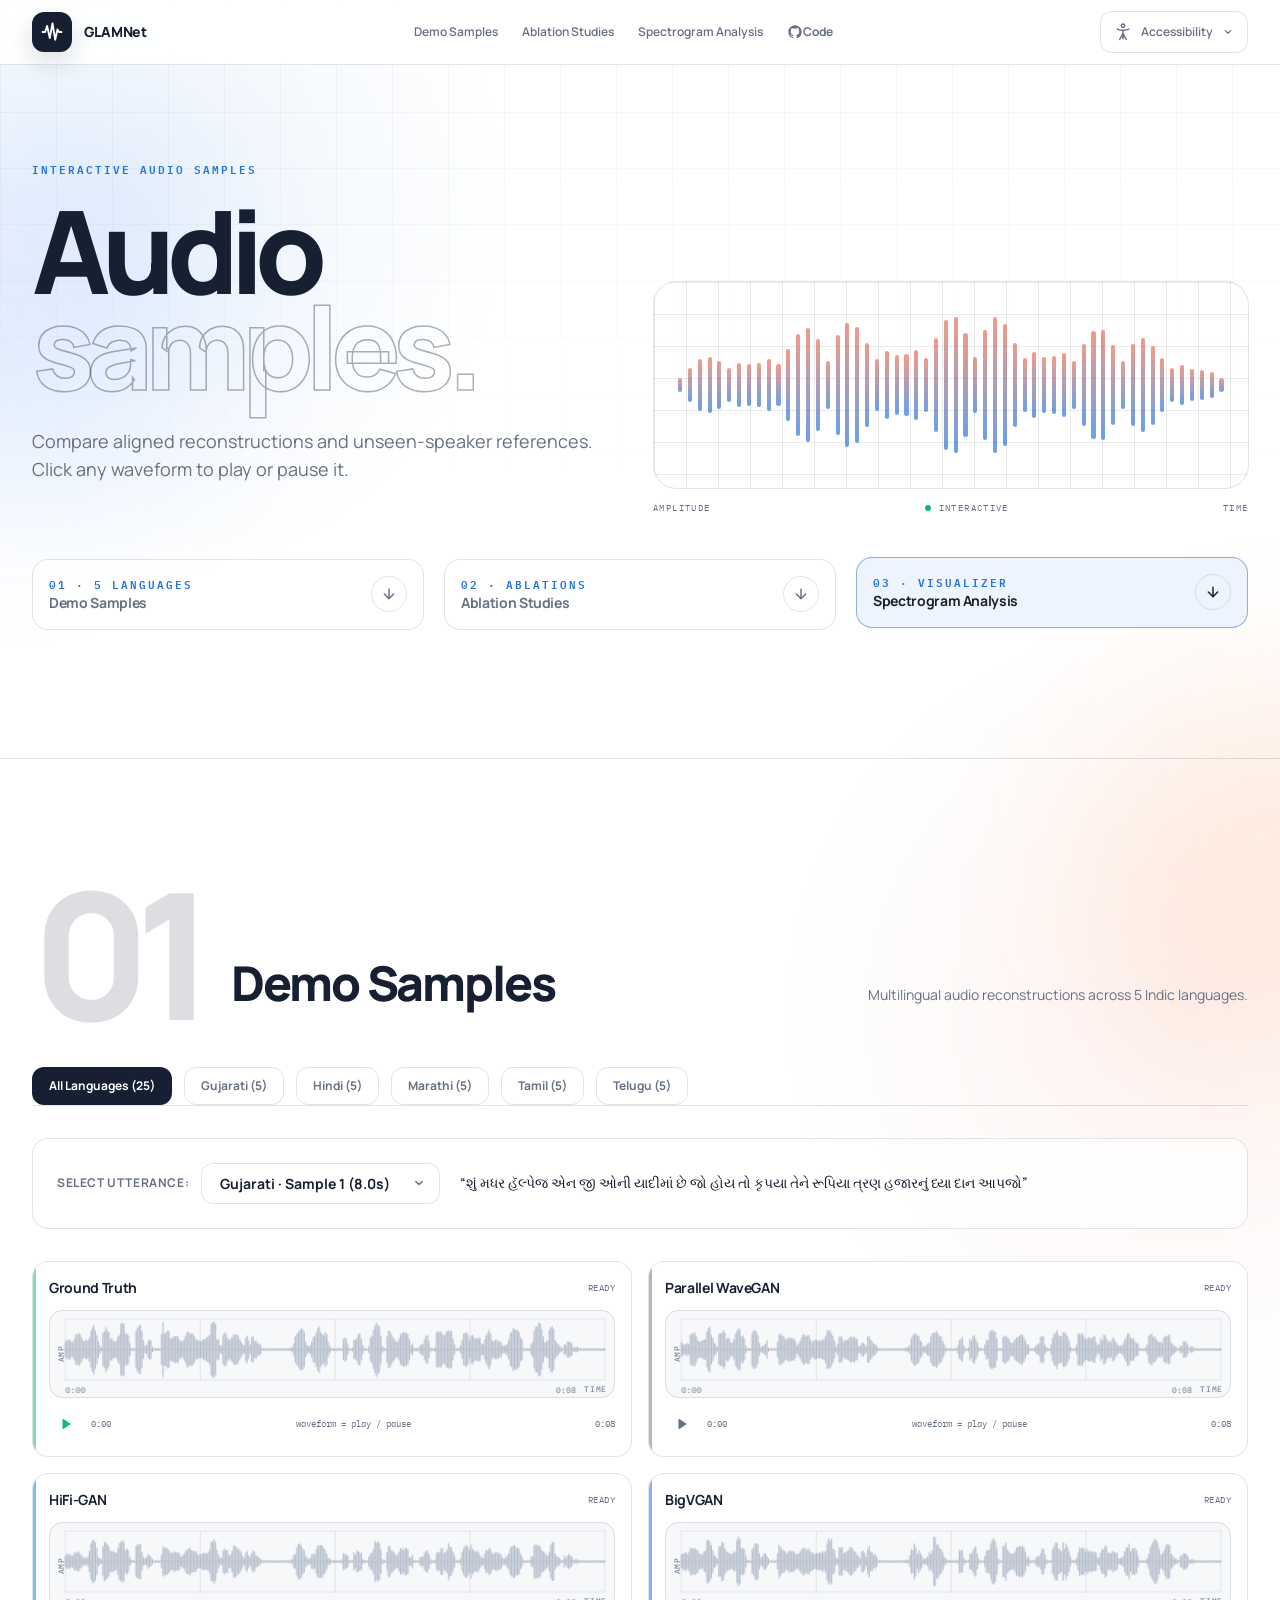
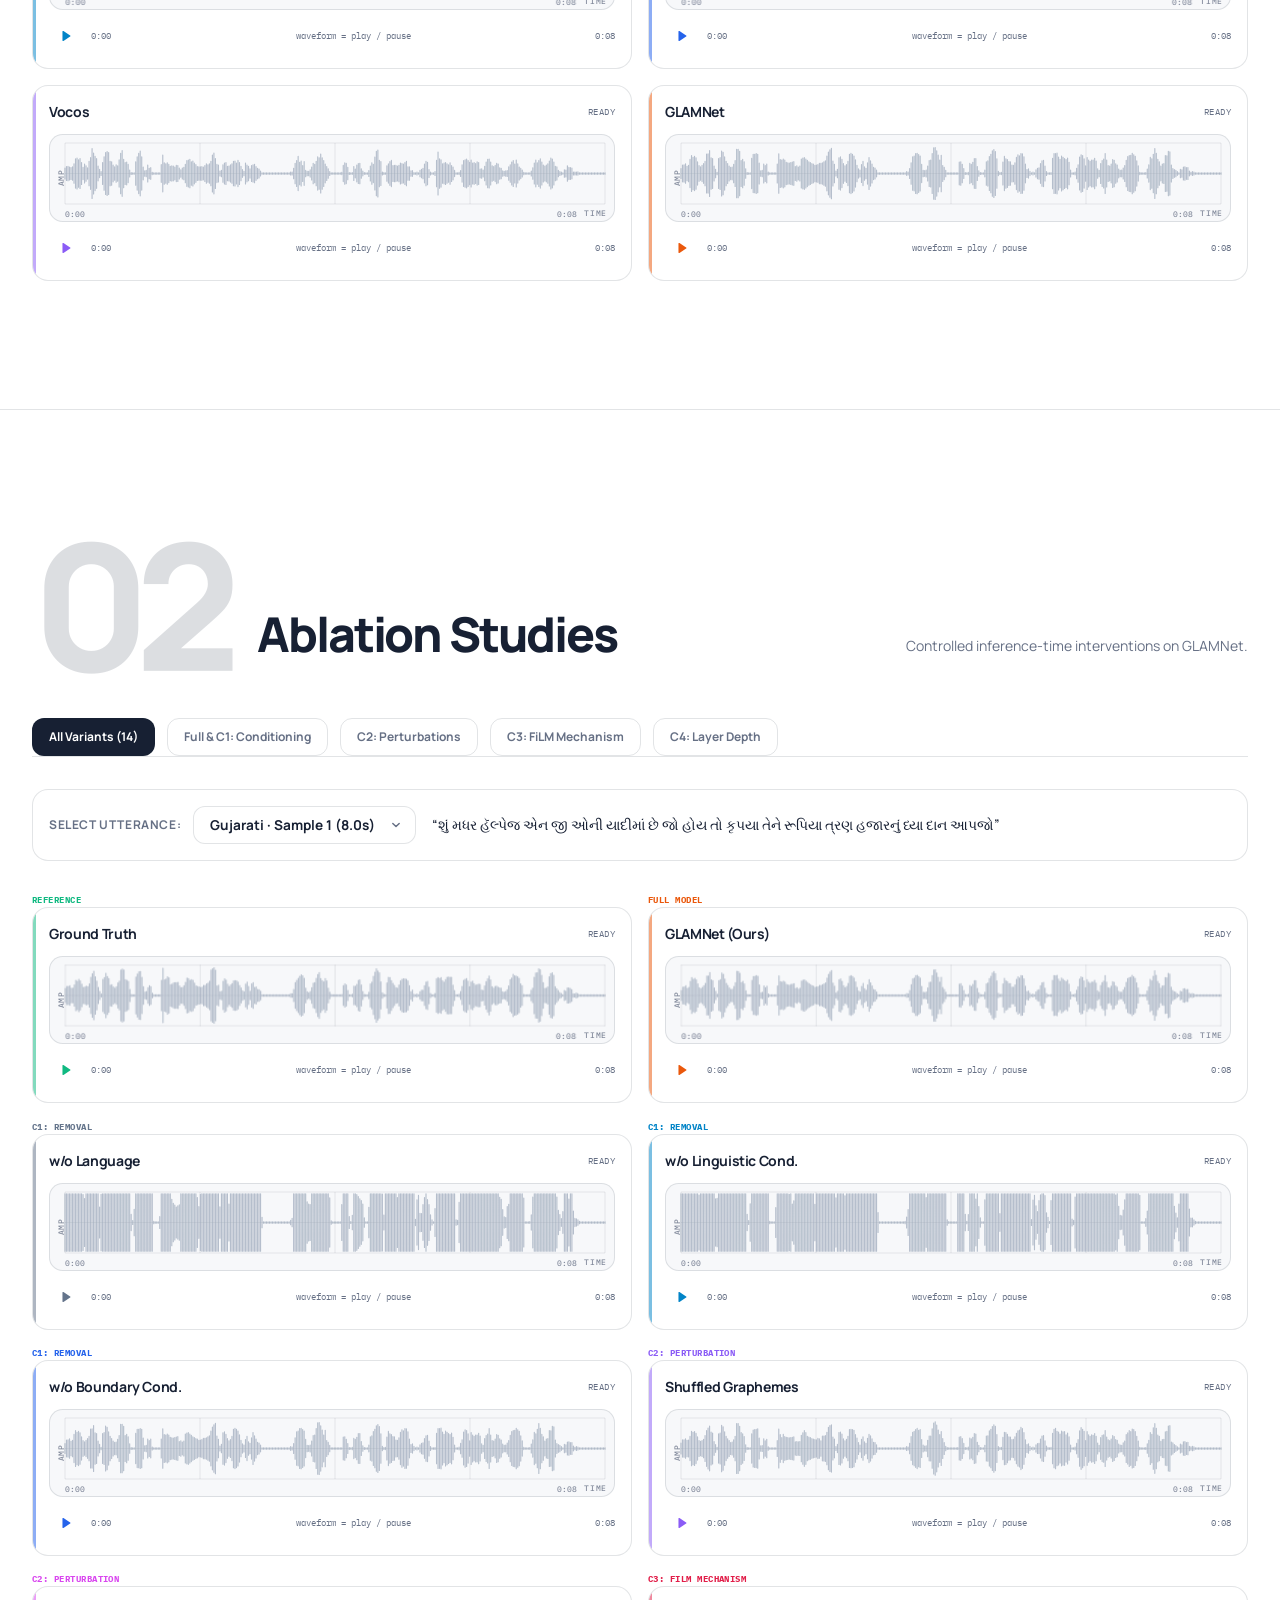
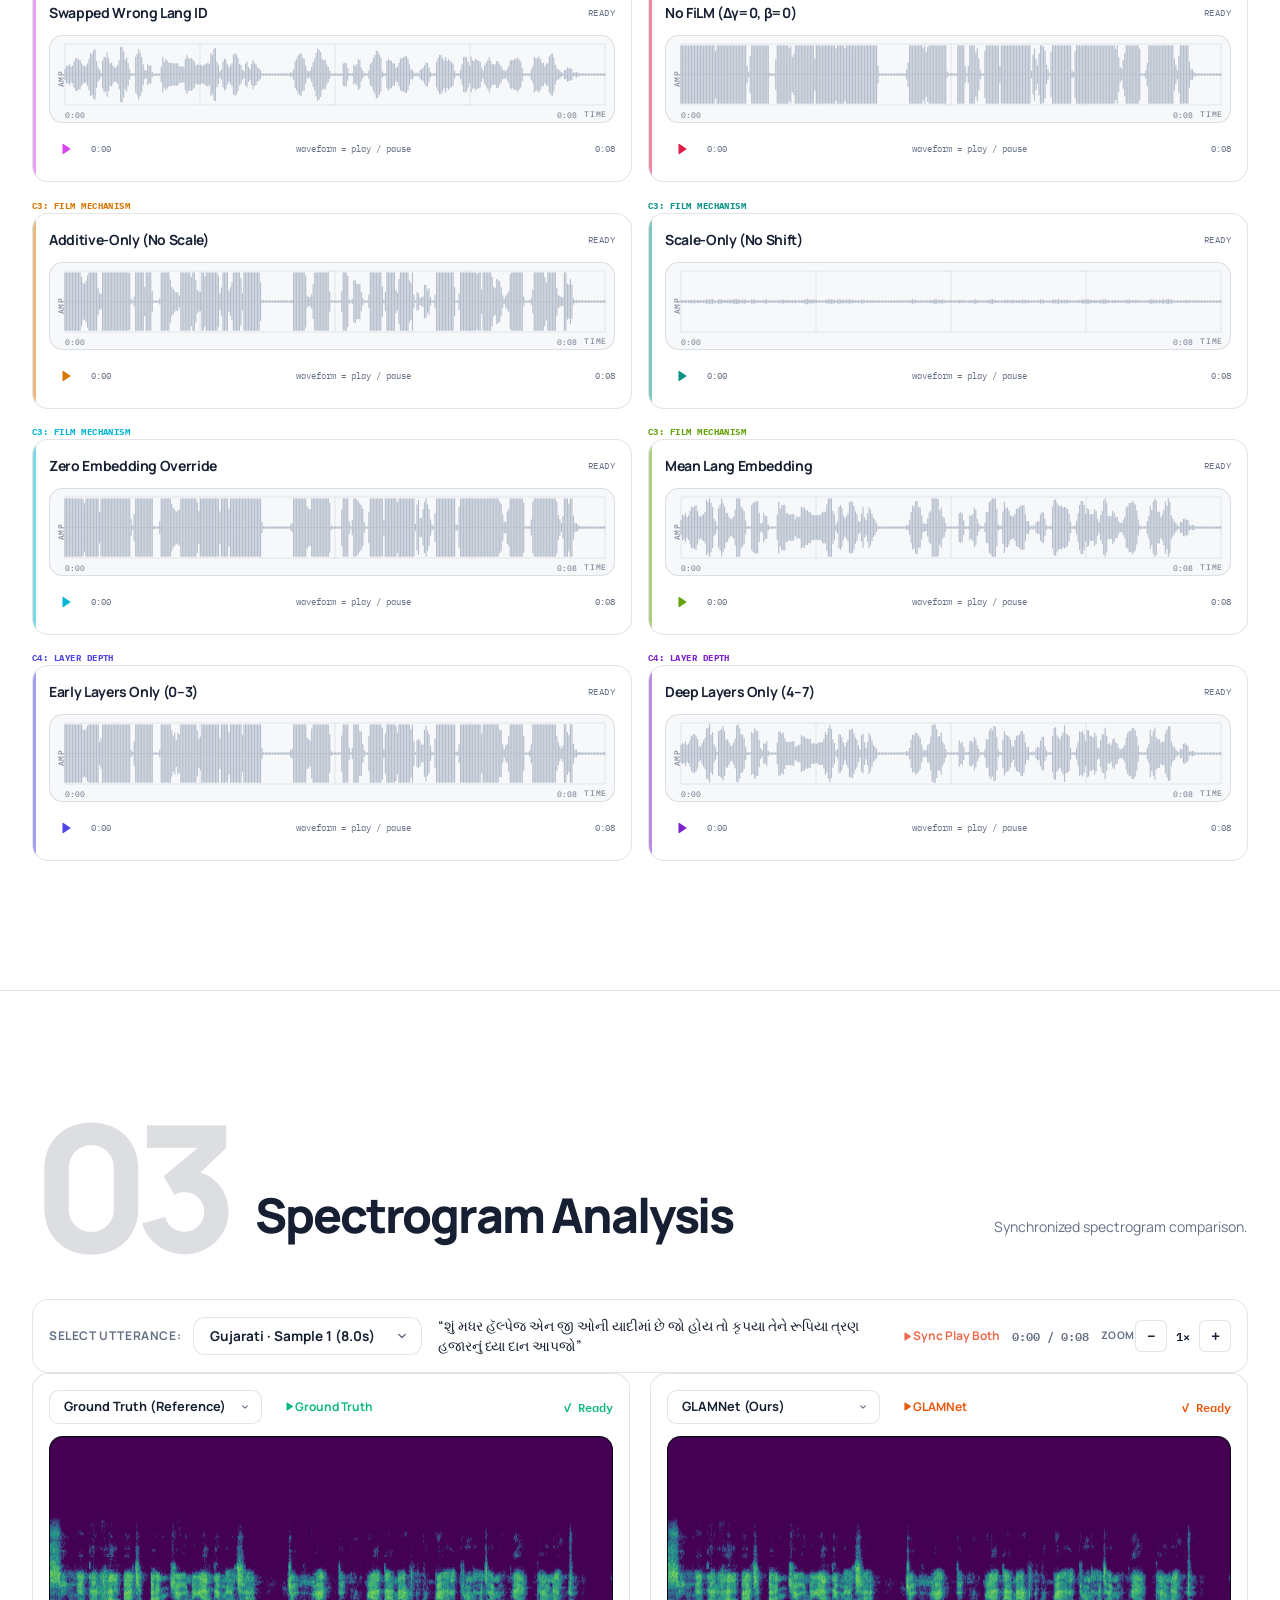
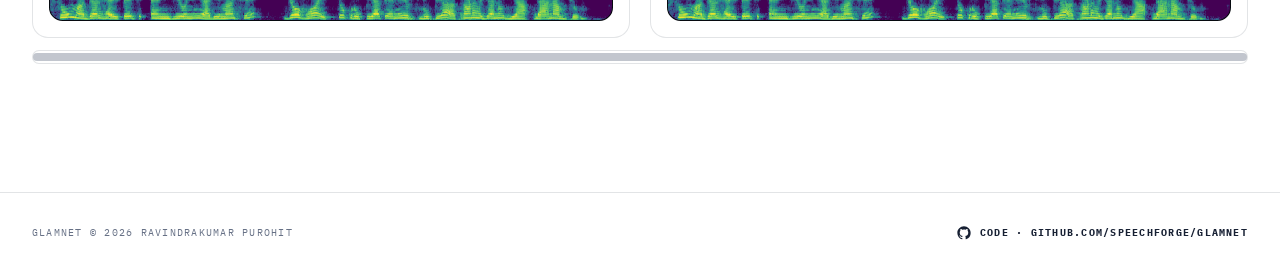
<file: index.html>
<!doctype html>
<html lang="en" data-font-step="0">
<head>
  <meta charset="utf-8">
  <meta name="viewport" content="width=device-width, initial-scale=1.0">
  <meta name="description" content="GLAMNet Vocoder audio comparisons for Indic Voices and VCTK.">
  <meta name="theme-color" content="#ffffff" id="theme-color-meta">
  <title>GLAMNet · Audio Samples</title>
  <link rel="icon" href="./favicon.svg" type="image/svg+xml">

  <script>
    (() => {
      try {
        localStorage.removeItem('streaming-vocoder-theme');
        const savedTheme = localStorage.getItem('glamnet-theme');
        if (savedTheme === 'dark') {
          document.documentElement.classList.add('dark');
        } else {
          document.documentElement.classList.remove('dark');
        }

        const savedFont = Number(localStorage.getItem('glamnet-font-step'));
        if (Number.isInteger(savedFont) && savedFont >= -2 && savedFont <= 2) {
          document.documentElement.dataset.fontStep = String(savedFont);
        }
      } catch (_) {
        document.documentElement.classList.remove('dark');
      }
    })();
  </script>

  <!-- Fonts: async load so they never block first paint -->
  <link rel="preconnect" href="https://fonts.googleapis.com">
  <link rel="preconnect" href="https://fonts.gstatic.com" crossorigin>
  <link rel="preload" as="style" onload="this.onload=null;this.rel='stylesheet'" href="https://fonts.googleapis.com/css2?family=IBM+Plex+Mono:wght@400;500;600&family=Manrope:wght@400;500;600;700;800&display=swap">
  <noscript><link rel="stylesheet" href="https://fonts.googleapis.com/css2?family=IBM+Plex+Mono:wght@400;500;600&family=Manrope:wght@400;500;600;700;800&display=swap"></noscript>
  <link rel="stylesheet" href="./styles.css">
  <style>
    /* ── Smooth scrolling ── */
    html { scroll-behavior: smooth; }

    /* ── Silky reveal animation ── */
    .reveal {
      opacity: 0;
      transform: translateY(32px) scale(0.98);
      transition:
        opacity 0.75s cubic-bezier(0.16, 1, 0.3, 1),
        transform 0.75s cubic-bezier(0.16, 1, 0.3, 1);
      will-change: opacity, transform;
    }
    .reveal.is-visible {
      opacity: 1;
      transform: translateY(0) scale(1);
    }

    /* ── Sample card entrance ── */
    .sample-set {
      transition:
        border-color 0.3s ease,
        box-shadow 0.3s ease,
        transform 0.45s cubic-bezier(0.16, 1, 0.3, 1);
      will-change: transform;
    }
    .sample-set:hover {
      transform: translateY(-3px);
      box-shadow: 0 24px 64px rgba(15,23,42,0.1);
    }

    /* ── Player card hover ── */
    .player-card {
      transition:
        border-color 0.28s cubic-bezier(0.16, 1, 0.3, 1),
        transform 0.35s cubic-bezier(0.16, 1, 0.3, 1),
        box-shadow 0.35s cubic-bezier(0.16, 1, 0.3, 1);
      will-change: transform;
    }
    .player-card:hover {
      transform: translateY(-3px) scale(1.012);
      box-shadow: 0 16px 36px rgba(15,23,42,0.13);
    }

    /* ── Waveform button ── */
    .waveform-button {
      transition:
        border-color 0.22s ease,
        box-shadow 0.22s ease;
    }

    /* ── Hero wave bars ── */
    .hero-wave-bar {
      animation-timing-function: cubic-bezier(0.45, 0, 0.55, 1);
      animation-duration: 3.2s;
    }

    /* ── Back to top button ── */
    #back-to-top {
      transition: opacity 0.4s ease, transform 0.4s cubic-bezier(0.16, 1, 0.3, 1);
    }

    /* ── Page header on scroll ── */
    .site-header {
      transition: background 0.35s ease, backdrop-filter 0.35s ease, box-shadow 0.35s ease;
    }

    /* ── Dropdown smooth ── */
    #language-filter {
      transition: border-color 0.22s ease, box-shadow 0.22s ease;
    }
  </style>
</head>

<body class="antialiased">
  <a class="skip-link" href="#main-content">Skip to audio samples</a>
  <div class="page-grid" aria-hidden="true"></div>
  <div class="ambient-orb -left-48 top-32 bg-blue-500" aria-hidden="true"></div>
  <div class="ambient-orb -right-48 top-[42rem] bg-orange-500" aria-hidden="true"></div>

  <header class="site-header sticky top-0 z-50">
    <div id="scroll-progress" class="header-progress" aria-hidden="true"></div>
    <div class="mx-auto flex min-h-16 max-w-7xl items-center justify-between gap-3 px-4 py-2 sm:px-6 lg:px-8">
      <a href="#top" class="group flex items-center gap-3 rounded-lg" aria-label="GLAMNet audio samples, back to top">
        <span class="brand-mark grid size-10 place-items-center rounded-xl transition-transform duration-300 group-hover:-rotate-3 group-hover:scale-105" aria-hidden="true">
          <svg viewBox="0 0 28 28" class="size-6" fill="none">
            <path d="M3 14h3l2.3-7 3.1 14 3.2-17 3.1 19 2.7-12 1.8 3H25" stroke="currentColor" stroke-width="2.2" stroke-linecap="round" stroke-linejoin="round"/>
          </svg>
        </span>
        <span class="max-w-44 text-xs font-extrabold leading-tight tracking-[-0.025em] sm:max-w-none sm:text-sm">GLAMNet</span>
      </a>

      <nav class="order-3 hidden w-full items-center justify-center gap-1.5 border-t border-[var(--line)] pt-2 sm:flex md:order-2 md:w-auto md:border-0 md:pt-0" aria-label="Sample sections">
        <a href="#indic" class="control-button rounded-lg px-3 py-2 text-xs font-semibold">Demo Samples</a>
        <a href="#ablation" class="control-button rounded-lg px-3 py-2 text-xs font-semibold">Ablation Studies</a>
        <a href="#spectrogram" class="control-button rounded-lg px-3 py-2 text-xs font-semibold">Spectrogram Analysis</a>
        <a href="https://github.com/speechforge/GlamNet" target="_blank" rel="noopener noreferrer" class="control-button flex items-center gap-1.5 rounded-lg px-3 py-2 text-xs font-bold text-[var(--ink)] hover:text-[var(--accent)]" aria-label="View source code on GitHub">
          <svg viewBox="0 0 24 24" class="size-4" fill="currentColor" aria-hidden="true"><path d="M12 2C6.477 2 2 6.484 2 12.017c0 4.425 2.865 8.18 6.839 9.504.5.092.682-.217.682-.483 0-.237-.008-.868-.013-1.703-2.782.605-3.369-1.343-3.369-1.343-.454-1.158-1.11-1.466-1.11-1.466-.908-.62.069-.608.069-.608 1.003.07 1.53 1.032 1.53 1.032.892 1.53 2.341 1.088 2.91.832.092-.647.35-1.088.636-1.338-2.22-.253-4.555-1.113-4.555-4.951 0-1.093.39-1.988 1.029-2.688-.103-.253-.446-1.272.098-2.65 0 0 .84-.27 2.75 1.026A9.564 9.564 0 0 1 12 6.844c.85.004 1.705.115 2.504.337 1.909-1.296 2.747-1.027 2.747-1.027.546 1.379.202 2.398.1 2.651.64.7 1.028 1.595 1.028 2.688 0 3.848-2.339 4.695-4.566 4.943.359.309.678.92.678 1.855 0 1.338-.012 2.419-.012 2.747 0 .268.18.58.688.482A10.019 10.019 0 0 0 22 12.017C22 6.484 17.522 2 12 2Z"/></svg>
          <span>Code</span>
        </a>
      </nav>

      <div id="accessibility-menu" class="relative order-2 md:order-3">
          <button id="accessibility-toggle" type="button" class="control-shell control-button flex items-center gap-2 rounded-xl px-3 py-2.5" aria-label="Open accessibility settings" aria-haspopup="dialog" aria-controls="accessibility-panel" aria-expanded="false">
          <svg viewBox="0 0 24 24" class="size-5" fill="none" stroke="currentColor" stroke-width="1.8" aria-hidden="true">
            <circle cx="12" cy="4.5" r="2"/>
            <path d="M5 8.5c2.2 1 4.5 1.5 7 1.5s4.8-.5 7-1.5M12 10v10M8 21l4-7 4 7" stroke-linecap="round" stroke-linejoin="round"/>
          </svg>
          <span class="hidden text-xs font-semibold sm:inline">Accessibility</span>
          <svg viewBox="0 0 20 20" class="hidden size-3.5 transition-transform sm:block" data-accessibility-chevron fill="none" stroke="currentColor" stroke-width="1.8" aria-hidden="true">
            <path d="m6 8 4 4 4-4" stroke-linecap="round" stroke-linejoin="round"/>
          </svg>
        </button>

        <div id="accessibility-panel" class="accessibility-panel" role="dialog" aria-label="Accessibility settings" aria-hidden="true">
          <div class="flex items-center justify-between border-b border-[var(--line)] px-4 py-3">
            <div>
              <p class="text-sm font-bold">Accessibility</p>
              <p class="mt-0.5 text-[0.65rem] text-[var(--muted)]">Display preferences</p>
            </div>
            <button id="accessibility-close" type="button" class="control-button grid size-8 place-items-center rounded-lg" aria-label="Close accessibility settings">
              <svg viewBox="0 0 20 20" class="size-4" fill="none" stroke="currentColor" stroke-width="1.8" aria-hidden="true">
                <path d="m6 6 8 8m0-8-8 8" stroke-linecap="round"/>
              </svg>
            </button>
          </div>

          <div class="p-3">
            <button id="font-size-toggle" type="button" class="accessibility-row flex w-full items-center justify-between rounded-xl px-3 py-3 text-left" aria-controls="font-scale-panel" aria-expanded="false">
              <span class="flex items-center gap-3">
                <span class="grid size-9 place-items-center rounded-lg border border-[var(--line)] font-semibold" aria-hidden="true">Aa</span>
                <span>
                  <span class="block text-xs font-bold">Font size</span>
                  <span id="font-size-value" class="mt-0.5 block text-[0.65rem] text-[var(--muted)]">Default</span>
                </span>
              </span>
              <svg viewBox="0 0 20 20" class="size-4 transition-transform" data-font-chevron fill="none" stroke="currentColor" stroke-width="1.8" aria-hidden="true">
                <path d="m6 8 4 4 4-4" stroke-linecap="round" stroke-linejoin="round"/>
              </svg>
            </button>

            <div id="font-scale-panel" class="font-scale-panel" aria-hidden="true">
              <div class="px-3 pb-3 pt-4">
                <input id="font-size-range" class="font-size-range" type="range" min="-2" max="2" step="1" value="0" aria-label="Font size" aria-valuetext="Default">
                <div class="mt-2 flex items-end justify-between px-0.5 font-mono font-semibold text-[var(--muted)]" aria-hidden="true">
                  <span class="text-[0.55rem]">A−−</span>
                  <span class="text-[0.62rem]">A−</span>
                  <span class="text-xs">A</span>
                  <span class="text-sm">A+</span>
                  <span class="text-base">A++</span>
                </div>
              </div>
            </div>

            <div class="mt-2 border-t border-[var(--line)] px-3 pt-4">
              <div class="mb-3 flex items-center justify-between">
                <span class="text-xs font-bold">Color theme</span>
                <span class="font-mono text-[0.58rem] uppercase tracking-wider text-[var(--muted)]">Appearance</span>
              </div>
              <div class="control-shell grid grid-cols-2 rounded-xl p-1" role="group" aria-label="Color theme">
                <button type="button" class="theme-choice flex items-center justify-center gap-2 rounded-lg px-3 py-2.5 text-xs font-semibold" data-theme-option="light" aria-pressed="true">
                  <svg viewBox="0 0 24 24" class="size-4" fill="none" stroke="currentColor" stroke-width="1.8" aria-hidden="true">
                    <circle cx="12" cy="12" r="3.4"/><path d="M12 2v2M12 20v2M4.93 4.93l1.42 1.42M17.65 17.65l1.42 1.42M2 12h2M20 12h2M4.93 19.07l1.42-1.42M17.65 6.35l1.42-1.42" stroke-linecap="round"/>
                  </svg>
                  Light
                </button>
                <button type="button" class="theme-choice flex items-center justify-center gap-2 rounded-lg px-3 py-2.5 text-xs font-semibold" data-theme-option="dark" aria-pressed="false">
                  <svg viewBox="0 0 24 24" class="size-4" fill="none" stroke="currentColor" stroke-width="1.8" aria-hidden="true">
                    <path d="M20.1 15.1A8.2 8.2 0 0 1 8.9 3.9 8.3 8.3 0 1 0 20.1 15.1Z" stroke-linecap="round" stroke-linejoin="round"/>
                  </svg>
                  Dark
                </button>
              </div>
            </div>


          </div>
        </div>
      </div>
    </div>
  </header>

  <main id="main-content">
    <section id="top" class="mx-auto max-w-7xl px-4 pb-24 pt-16 sm:px-6 sm:pt-24 lg:px-8 lg:pb-32">
      <div class="grid items-end gap-12 lg:grid-cols-[1.15fr_0.85fr]">
        <div class="reveal">
          <p class="eyebrow mb-6">Interactive audio samples</p>
          <h1 class="display-title max-w-4xl font-extrabold">
            Audio<br><span class="outline-word">samples.</span>
          </h1>
          <p class="mt-8 max-w-xl text-base leading-7 text-[var(--muted)] sm:text-lg" style="margin-bottom: 2.25rem;">
            Compare aligned reconstructions and unseen-speaker references. Click any waveform to play or pause it.
          </p>
        </div>

        <div class="reveal lg:pb-1" style="transition-delay: 100ms">
          <div class="hero-wave p-4 sm:p-6" id="hero-wave" aria-hidden="true"></div>
          <div class="mt-3 flex items-center justify-between font-mono text-[0.58rem] uppercase tracking-[0.15em] text-[var(--muted)]">
            <span>Amplitude</span>
            <span class="flex items-center gap-2"><i class="size-1.5 animate-pulse rounded-full bg-emerald-500"></i> Interactive</span>
            <span>Time</span>
          </div>
        </div>
      </div>

      <div class="mt-10 sm:mt-12 lg:mt-14 reveal" style="display:grid;grid-template-columns:repeat(3,1fr);gap:clamp(0.75rem,1.8vw,1.25rem);margin-top:2.5rem;transition-delay:140ms;" aria-label="Contents">
        <a href="#indic" class="dataset-link group flex items-center justify-between rounded-2xl p-4 sm:p-5 shadow-sm transition-all hover:scale-[1.02]">
          <span class="min-w-0 flex-1 pr-2">
            <span class="eyebrow block truncate text-[0.65rem] sm:text-xs font-semibold">01 · 5 Languages</span>
            <span class="mt-1.5 block text-sm sm:text-base lg:text-lg font-bold tracking-tight truncate">Demo Samples</span>
          </span>
          <span class="grid size-9 sm:size-10 shrink-0 place-items-center rounded-full border border-[var(--line)] bg-[var(--panel-solid)] shadow-sm transition-all duration-300 group-hover:scale-110 group-hover:border-[var(--accent)] group-hover:bg-[var(--accent)] group-hover:text-white" aria-hidden="true">
            <svg viewBox="0 0 24 24" class="size-4 transition-transform duration-300 group-hover:translate-y-0.5" fill="none" stroke="currentColor" stroke-width="2.2" stroke-linecap="round" stroke-linejoin="round">
              <path d="M12 5v14M19 12l-7 7-7-7"/>
            </svg>
          </span>
        </a>
        <a href="#ablation" class="dataset-link group flex items-center justify-between rounded-2xl p-4 sm:p-5 shadow-sm transition-all hover:scale-[1.02]">
          <span class="min-w-0 flex-1 pr-2">
            <span class="eyebrow block truncate text-[0.65rem] sm:text-xs font-semibold">02 · Ablations</span>
            <span class="mt-1.5 block text-sm sm:text-base lg:text-lg font-bold tracking-tight truncate">Ablation Studies</span>
          </span>
          <span class="grid size-9 sm:size-10 shrink-0 place-items-center rounded-full border border-[var(--line)] bg-[var(--panel-solid)] shadow-sm transition-all duration-300 group-hover:scale-110 group-hover:border-[var(--accent)] group-hover:bg-[var(--accent)] group-hover:text-white" aria-hidden="true">
            <svg viewBox="0 0 24 24" class="size-4 transition-transform duration-300 group-hover:translate-y-0.5" fill="none" stroke="currentColor" stroke-width="2.2" stroke-linecap="round" stroke-linejoin="round">
              <path d="M12 5v14M19 12l-7 7-7-7"/>
            </svg>
          </span>
        </a>
        <a href="#spectrogram" class="dataset-link group flex items-center justify-between rounded-2xl p-4 sm:p-5 shadow-sm transition-all hover:scale-[1.02]">
          <span class="min-w-0 flex-1 pr-2">
            <span class="eyebrow block truncate text-[0.65rem] sm:text-xs font-semibold">03 · Visualizer</span>
            <span class="mt-1.5 block text-sm sm:text-base lg:text-lg font-bold tracking-tight truncate">Spectrogram Analysis</span>
          </span>
          <span class="grid size-9 sm:size-10 shrink-0 place-items-center rounded-full border border-[var(--line)] bg-[var(--panel-solid)] shadow-sm transition-all duration-300 group-hover:scale-110 group-hover:border-[var(--accent)] group-hover:bg-[var(--accent)] group-hover:text-white" aria-hidden="true">
            <svg viewBox="0 0 24 24" class="size-4 transition-transform duration-300 group-hover:translate-y-0.5" fill="none" stroke="currentColor" stroke-width="2.2" stroke-linecap="round" stroke-linejoin="round">
              <path d="M12 5v14M19 12l-7 7-7-7"/>
            </svg>
          </span>
        </a>
      </div>
    </section>

    <section id="indic" class="scroll-mt-24 border-t border-[var(--line)] py-24 sm:py-32" data-observe-section>
      <div class="mx-auto max-w-7xl px-4 sm:px-6 lg:px-8">
        <div class="reveal grid items-end gap-8 md:grid-cols-[auto_1fr]">
          <div class="section-number" aria-hidden="true">01</div>
          <div class="pb-1 md:pb-3">
            <div class="flex flex-wrap items-end justify-between gap-4">
              <h2 class="text-3xl font-extrabold tracking-[-0.045em] sm:text-5xl">Demo Samples</h2>
              <p class="max-w-md text-sm leading-6 text-[var(--muted)]">Multilingual audio reconstructions across 5 Indic languages.</p>
            </div>
          </div>
        </div>

        <div class="reveal mt-12">
          <!-- Language Filter Pills with Generous Spacing -->
          <div class="flex flex-wrap items-center gap-3 sm:gap-4 border-b border-[var(--line)] pb-6" id="indic-filter-group">
            <button type="button" class="indic-pill active control-button rounded-xl px-4 py-2.5 text-xs font-bold border border-[var(--line)] transition-all" data-language="all">All Languages (25)</button>
            <button type="button" class="indic-pill control-button rounded-xl px-4 py-2.5 text-xs font-bold border border-[var(--line)] transition-all" data-language="Gujarati">Gujarati (5)</button>
            <button type="button" class="indic-pill control-button rounded-xl px-4 py-2.5 text-xs font-bold border border-[var(--line)] transition-all" data-language="Hindi">Hindi (5)</button>
            <button type="button" class="indic-pill control-button rounded-xl px-4 py-2.5 text-xs font-bold border border-[var(--line)] transition-all" data-language="Marathi">Marathi (5)</button>
            <button type="button" class="indic-pill control-button rounded-xl px-4 py-2.5 text-xs font-bold border border-[var(--line)] transition-all" data-language="Tamil">Tamil (5)</button>
            <button type="button" class="indic-pill control-button rounded-xl px-4 py-2.5 text-xs font-bold border border-[var(--line)] transition-all" data-language="Telugu">Telugu (5)</button>
          </div>

          <!-- Sample Selection Dropdown & Spacious Transcript Box -->
          <div class="mt-8 flex flex-wrap items-center justify-between gap-5 rounded-2xl border border-[var(--line)] bg-[var(--panel)] p-5 sm:p-6 shadow-sm">
            <div class="flex items-center gap-3">
              <label for="indic-sample-select" class="text-xs font-bold uppercase tracking-wider text-[var(--muted)] shrink-0">Select Utterance:</label>
              <div class="relative">
                <select id="indic-sample-select" style="appearance:none;-webkit-appearance:none;background-color:var(--panel-solid);color:var(--ink);border:1px solid var(--line);border-radius:0.75rem;padding:0.55rem 2.5rem 0.55rem 1.1rem;font-size:0.875rem;font-weight:700;font-family:inherit;cursor:pointer;outline:none;">
                </select>
                <span style="pointer-events:none;position:absolute;right:0.8rem;top:50%;transform:translateY(-50%);color:var(--muted);" aria-hidden="true">
                  <svg viewBox="0 0 20 20" style="width:1rem;height:1rem;" fill="none" stroke="currentColor" stroke-width="1.8"><path d="m6 8 4 4 4-4" stroke-linecap="round" stroke-linejoin="round"/></svg>
                </span>
              </div>
            </div>
            <div id="indic-transcript-display" class="flex-1 min-w-[280px] max-w-2xl text-sm sm:text-base font-medium italic text-[var(--ink)] leading-relaxed">
              “શું મધર હૅલ્પેજ એન જી ઓની યાદીમાં છે જો હોય તો કૃપયા તેને રૂપિયા ત્રણ હજારનું ધ્યા દાન આપજો”
            </div>
          </div>

          <!-- Dynamic Audio Players Container (6 Models) -->
          <div id="indic-players-grid" class="mt-8 grid gap-4 sm:grid-cols-2 lg:grid-cols-3"></div>
        </div>
      </div>
    </section>
  </main>


    <!-- ═══════════════════════ ABLATION STUDIES SECTION ═══════════════════════ -->
    <section id="ablation" class="scroll-mt-24 border-t border-[var(--line)] py-24 sm:py-32" data-observe-section>
      <div class="mx-auto max-w-7xl px-4 sm:px-6 lg:px-8">
        <div class="reveal grid items-end gap-8 md:grid-cols-[auto_1fr]">
          <div class="section-number" aria-hidden="true">02</div>
          <div class="pb-1 md:pb-3">
            <div class="flex flex-wrap items-end justify-between gap-4">
              <h2 class="text-3xl font-extrabold tracking-[-0.045em] sm:text-5xl">Ablation Studies</h2>
              <p class="max-w-md text-sm leading-6 text-[var(--muted)]">Controlled inference-time interventions on GLAMNet.</p>
            </div>
          </div>
        </div>

        <!-- Interactive Ablation Audio Showcase -->
        <div class="reveal mt-12">
          <!-- Category Filter Controls with Generous Spacing -->
          <div class="flex flex-wrap items-center gap-3 sm:gap-4 border-b border-[var(--line)] pb-6" id="ablation-filter-group">
            <button type="button" class="ablation-pill active control-button rounded-xl px-4 py-2.5 text-xs font-bold border border-[var(--line)] transition-all" data-category="all">All Variants (14)</button>
            <button type="button" class="ablation-pill control-button rounded-xl px-4 py-2.5 text-xs font-bold border border-[var(--line)] transition-all" data-category="full_c1">Full & C1: Conditioning</button>
            <button type="button" class="ablation-pill control-button rounded-xl px-4 py-2.5 text-xs font-bold border border-[var(--line)] transition-all" data-category="c2">C2: Perturbations</button>
            <button type="button" class="ablation-pill control-button rounded-xl px-4 py-2.5 text-xs font-bold border border-[var(--line)] transition-all" data-category="c3">C3: FiLM Mechanism</button>
            <button type="button" class="ablation-pill control-button rounded-xl px-4 py-2.5 text-xs font-bold border border-[var(--line)] transition-all" data-category="c4">C4: Layer Depth</button>
          </div>

          <!-- Sample Selection Dropdown & Info -->
          <div class="mt-8 flex flex-wrap items-center justify-between gap-4 rounded-2xl border border-[var(--line)] bg-[var(--panel)] p-4 sm:p-5">
            <div class="flex items-center gap-3">
              <label for="ablation-sample-select" class="text-xs font-bold uppercase tracking-wider text-[var(--muted)]">Select Utterance:</label>
              <div class="relative">
                <select id="ablation-sample-select" style="appearance:none;-webkit-appearance:none;background-color:var(--panel-solid);color:var(--ink);border:1px solid var(--line);border-radius:0.75rem;padding:0.5rem 2.4rem 0.5rem 1rem;font-size:0.85rem;font-weight:700;font-family:inherit;cursor:pointer;outline:none;">
                  <option value="indic_voices_r_val_gujarati_val_3377699720545419_chunk_1_enhanced_260" selected>Gujarati · Sample 1 (8.0s)</option>
                  <option value="indic_voices_r_val_gujarati_val_3377699720545441_chunk_3_enhanced_218">Gujarati · Sample 2 (2.4s)</option>
                  <option value="indic_voices_r_val_gujarati_val_3377699720545441_chunk_5_enhanced_247">Gujarati · Sample 3 (6.6s)</option>
                  <option value="indic_voices_r_val_gujarati_val_3377699720545452_chunk_5_enhanced_255">Gujarati · Sample 4 (7.2s)</option>
                  <option value="indic_voices_r_val_gujarati_val_3377699720545453_chunk_10_enhanced_263">Gujarati · Sample 5 (8.2s)</option>
                </select>
                <span style="pointer-events:none;position:absolute;right:0.75rem;top:50%;transform:translateY(-50%);color:var(--muted);" aria-hidden="true">
                  <svg viewBox="0 0 20 20" style="width:1rem;height:1rem;" fill="none" stroke="currentColor" stroke-width="1.8"><path d="m6 8 4 4 4-4" stroke-linecap="round" stroke-linejoin="round"/></svg>
                </span>
              </div>
            </div>
            <div id="ablation-transcript-display" class="flex-1 min-w-[280px] max-w-2xl text-sm font-medium italic text-[var(--ink)]">
              “શું મધર હૅલ્પેજ એન જી ઓની યાદીમાં છે જો હોય તો કૃપયા તેને રૂપિયા ત્રણ હજારનું ધ્યા દાન આપજો”
            </div>
          </div>

          <!-- Dynamic Audio Players Container -->
          <div id="ablation-players-grid" class="mt-8 grid gap-4 sm:grid-cols-2 lg:grid-cols-3 xl:grid-cols-4"></div>
        </div>
      </div>
    </section>

  <!-- ═══════════════════════ SPECTROGRAM SECTION ═══════════════════════ -->
  <section id="spectrogram" class="scroll-mt-24 border-t border-[var(--line)] py-24 sm:py-32" data-observe-section>
    <div class="mx-auto max-w-7xl px-4 sm:px-6 lg:px-8">

      <div class="reveal grid items-end gap-8 md:grid-cols-[auto_1fr]">
        <div class="section-number" aria-hidden="true">03</div>
        <div class="pb-1 md:pb-3">
          <div class="flex flex-wrap items-end justify-between gap-4">
            <h2 class="text-3xl font-extrabold tracking-[-0.045em] sm:text-5xl">Spectrogram Analysis</h2>
            <p class="max-w-md text-sm leading-6 text-[var(--muted)]">Synchronized spectrogram comparison.</p>
          </div>
        </div>
      </div>

      <div class="reveal mt-12">
        <!-- Sample Selection Dropdown & Spacious Transcript Box & Toolbar -->
        <div class="flex flex-wrap items-center justify-between gap-4 rounded-2xl border border-[var(--line)] bg-[var(--panel)] p-4 sm:p-5 shadow-sm">
          <div class="flex items-center gap-3">
            <label for="spec-sample-select" class="text-xs font-bold uppercase tracking-wider text-[var(--muted)] shrink-0">Select Utterance:</label>
            <div class="relative">
              <select id="spec-sample-select" style="appearance:none;-webkit-appearance:none;background-color:var(--panel-solid);color:var(--ink);border:1px solid var(--line);border-radius:0.75rem;padding:0.5rem 2.4rem 0.5rem 1rem;font-size:0.85rem;font-weight:700;font-family:inherit;cursor:pointer;outline:none;">
              </select>
              <span style="pointer-events:none;position:absolute;right:0.75rem;top:50%;transform:translateY(-50%);color:var(--muted);" aria-hidden="true">
                <svg viewBox="0 0 20 20" style="width:1rem;height:1rem;" fill="none" stroke="currentColor" stroke-width="1.8"><path d="m6 8 4 4 4-4" stroke-linecap="round" stroke-linejoin="round"/></svg>
              </span>
            </div>
          </div>
          <div id="spec-transcript-display" class="flex-1 min-w-[240px] max-w-xl text-sm font-medium italic text-[var(--ink)] leading-relaxed">
            “શું મધર હૅલ્પેજ એન જી ઓની યાદીમાં છે જો હોય તો કૃપયા તેને રૂપિયા ત્રણ હજારનું ધ્યા દાન આપજો”
          </div>
          <div class="flex items-center gap-3">
            <button id="spec-play-both" class="control-button flex items-center gap-1.5 rounded-xl px-3.5 py-2 text-xs font-bold shadow-sm" style="border-color:var(--accent);color:var(--accent);" disabled>
              <svg viewBox="0 0 24 24" fill="currentColor" style="width:12px;height:12px;flex-shrink:0"><path d="M8.2 5.4a1 1 0 0 1 1.52-.85l10 6.6a1 1 0 0 1 0 1.7l-10 6.6a1 1 0 0 1-1.52-.85V5.4Z"/></svg>
              Sync Play Both
            </button>
            <span id="spec-time-label" class="font-mono text-xs font-semibold text-[var(--muted)]">0:00 / —:——</span>
            <div class="flex items-center gap-1.5 border-l border-[var(--line)] pl-3">
              <span class="text-[0.65rem] font-bold uppercase tracking-wider text-[var(--muted)]">Zoom</span>
              <button id="spec-zoom-out" style="width:2rem;height:2rem;border-radius:0.4rem;border:1px solid var(--line);background:var(--panel-solid);color:var(--ink);font-weight:700;cursor:pointer;font-size:1rem;transition:background 0.18s;" aria-label="Zoom out">−</button>
              <span id="spec-zoom-label" style="font-family:var(--font-mono);font-size:0.75rem;font-weight:600;min-width:2rem;text-align:center;">1×</span>
              <button id="spec-zoom-in" style="width:2rem;height:2rem;border-radius:0.4rem;border:1px solid var(--line);background:var(--panel-solid);color:var(--ink);font-weight:700;cursor:pointer;font-size:1rem;transition:background 0.18s;" aria-label="Zoom in">+</button>
            </div>
          </div>
        </div>

        <!-- Two spectrogram panels (Play buttons directly above their respective spectrogram) -->
        <div class="mt-6" style="display:grid;grid-template-columns:1fr 1fr;gap:1.25rem;">
          <!-- Left panel -->
          <div class="rounded-2xl border border-[var(--line)] bg-[var(--panel)] p-4 sm:p-5 shadow-sm">
            <div class="mb-3 flex flex-wrap items-center justify-between gap-2.5">
              <div class="flex items-center gap-2">
                <div class="relative">
                  <select id="spec-left-model" style="appearance:none;-webkit-appearance:none;background-color:var(--panel-solid);color:var(--ink);border:1px solid var(--line);border-radius:0.6rem;padding:0.4rem 2.2rem 0.4rem 0.85rem;font-size:0.8rem;font-weight:700;font-family:inherit;cursor:pointer;outline:none;">
                    <option value="ground_truth" selected>Ground Truth (Reference)</option>
                    <option value="parallel_wavegan">Parallel WaveGAN</option>
                    <option value="hifigan">HiFi-GAN</option>
                    <option value="bigvgan">BigVGAN</option>
                    <option value="vocos">Vocos</option>
                    <option value="glamnet">GLAMNet (Ours)</option>
                  </select>
                  <span style="pointer-events:none;position:absolute;right:0.65rem;top:50%;transform:translateY(-50%);color:var(--muted);" aria-hidden="true"><svg viewBox="0 0 20 20" style="width:0.75rem;height:0.75rem;" fill="none" stroke="currentColor" stroke-width="1.8"><path d="m6 8 4 4 4-4" stroke-linecap="round" stroke-linejoin="round"/></svg></span>
                </div>
                <button id="spec-play-gt" class="control-button flex items-center gap-1.5 rounded-lg px-3 py-1.5 text-xs font-bold shadow-sm transition-all" style="border-color:#10b98166;color:#10b981;" disabled>
                  <svg viewBox="0 0 24 24" fill="currentColor" style="width:12px;height:12px;flex-shrink:0"><path d="M8.2 5.4a1 1 0 0 1 1.52-.85l10 6.6a1 1 0 0 1 0 1.7l-10 6.6a1 1 0 0 1-1.52-.85V5.4Z"/></svg>
                  Ground Truth
                </button>
              </div>
              <span id="spec-status-left" class="font-mono text-xs text-[var(--muted)] font-semibold">No audio loaded</span>
            </div>
            <div id="spec-gt-wrap" style="position:relative;border:1px solid var(--line);border-radius:0.85rem;overflow:hidden;background:#05070a;height:185px;">
              <canvas id="spec-gt-canvas" style="width:100%;height:100%;display:block;"></canvas>
              <div id="spec-cursor-gt" style="display:none;position:absolute;top:0;bottom:0;width:2px;background:#ffffff;box-shadow:0 0 6px #ffffff;pointer-events:none;left:0;"></div>
              <div id="spec-loading-left" style="display:none;position:absolute;inset:0;background:#000000bb;align-items:center;justify-content:center;color:#fff;font-family:var(--font-mono);font-size:0.8rem;">Rendering...</div>
            </div>
          </div>

          <!-- Right panel -->
          <div class="rounded-2xl border border-[var(--line)] bg-[var(--panel)] p-4 sm:p-5 shadow-sm">
            <div class="mb-3 flex flex-wrap items-center justify-between gap-2.5">
              <div class="flex items-center gap-2">
                <div class="relative">
                  <select id="spec-right-model" style="appearance:none;-webkit-appearance:none;background-color:var(--panel-solid);color:var(--ink);border:1px solid var(--line);border-radius:0.6rem;padding:0.4rem 2.2rem 0.4rem 0.85rem;font-size:0.8rem;font-weight:700;font-family:inherit;cursor:pointer;outline:none;">
                    <option value="ground_truth">Ground Truth (Reference)</option>
                    <option value="parallel_wavegan">Parallel WaveGAN</option>
                    <option value="hifigan">HiFi-GAN</option>
                    <option value="bigvgan">BigVGAN</option>
                    <option value="vocos">Vocos</option>
                    <option value="glamnet" selected>GLAMNet (Ours)</option>
                  </select>
                  <span style="pointer-events:none;position:absolute;right:0.65rem;top:50%;transform:translateY(-50%);color:var(--muted);" aria-hidden="true"><svg viewBox="0 0 20 20" style="width:0.75rem;height:0.75rem;" fill="none" stroke="currentColor" stroke-width="1.8"><path d="m6 8 4 4 4-4" stroke-linecap="round" stroke-linejoin="round"/></svg></span>
                </div>
                <button id="spec-play-gl" class="control-button flex items-center gap-1.5 rounded-lg px-3 py-1.5 text-xs font-bold shadow-sm transition-all" style="border-color:#ea580c66;color:#ea580c;" disabled>
                  <svg viewBox="0 0 24 24" fill="currentColor" style="width:12px;height:12px;flex-shrink:0"><path d="M8.2 5.4a1 1 0 0 1 1.52-.85l10 6.6a1 1 0 0 1 0 1.7l-10 6.6a1 1 0 0 1-1.52-.85V5.4Z"/></svg>
                  GLAMNet
                </button>
              </div>
              <span id="spec-status-right" class="font-mono text-xs text-[var(--muted)] font-semibold">No audio loaded</span>
            </div>
            <div id="spec-glamnet-wrap" style="position:relative;border:1px solid var(--line);border-radius:0.85rem;overflow:hidden;background:#05070a;height:185px;">
              <canvas id="spec-glamnet-canvas" style="width:100%;height:100%;display:block;"></canvas>
              <div id="spec-cursor-glamnet" style="display:none;position:absolute;top:0;bottom:0;width:2px;background:#ffffff;box-shadow:0 0 6px #ffffff;pointer-events:none;left:0;"></div>
              <div id="spec-loading-right" style="display:none;position:absolute;inset:0;background:#000000bb;align-items:center;justify-content:center;color:#fff;font-family:var(--font-mono);font-size:0.8rem;">Rendering...</div>
            </div>
          </div>
        </div>

        <!-- Scrollbar track -->
        <div id="spec-scrollbar" style="margin-top:0.75rem;height:14px;background:var(--panel);border:1px solid var(--line);border-radius:999px;position:relative;cursor:pointer;">
          <div id="spec-thumb" style="position:absolute;top:2px;bottom:2px;left:0;width:100%;background:var(--muted);opacity:0.4;border-radius:999px;cursor:grab;transition:opacity 0.15s;"></div>
        </div>
      </div>

    </div>
  </section>

  <!-- Bottom-right comparison toast -->
  <div id="spec-toast" role="alert" aria-live="polite" style="position:fixed;bottom:1.5rem;right:1.5rem;z-index:9999;background:var(--panel);color:var(--ink);border:1px solid var(--line);border-radius:1rem;padding:0.85rem 1rem 0.85rem 1.1rem;max-width:300px;box-shadow:0 8px 40px rgba(0,0,0,0.22);display:none;align-items:flex-start;gap:0.75rem;">
    <div style="flex:1;">
      <p style="margin:0 0 0.3rem;font-size:0.58rem;font-weight:800;text-transform:uppercase;letter-spacing:0.12em;color:var(--accent);">Comparison Note</p>
      <p id="spec-toast-msg" style="margin:0;font-size:0.73rem;line-height:1.55;color:var(--muted);">Select different architectures for a meaningful comparison.</p>
    </div>
    <button id="spec-toast-close" aria-label="Dismiss" style="background:none;border:none;cursor:pointer;color:var(--muted);font-size:1.15rem;line-height:1;padding:0;flex-shrink:0;opacity:0.65;transition:opacity 0.15s;" onmouseover="this.style.opacity=1" onmouseout="this.style.opacity=0.65">&times;</button>
  </div>

  <footer class="border-t border-[var(--line)] py-8">
    <div class="mx-auto flex max-w-7xl flex-wrap items-center justify-between gap-4 px-4 font-mono text-[0.65rem] uppercase tracking-[0.12em] text-[var(--muted)] sm:px-6 lg:px-8">
      <span>GLAMNet &copy; 2026 Ravindrakumar Purohit</span>
      <a href="https://github.com/speechforge/GlamNet" target="_blank" rel="noopener noreferrer" class="flex items-center gap-2 font-bold text-[var(--ink)] transition-colors hover:text-[var(--accent)]" aria-label="View source code on GitHub">
        <svg viewBox="0 0 24 24" class="size-4" fill="currentColor" aria-hidden="true"><path d="M12 2C6.477 2 2 6.484 2 12.017c0 4.425 2.865 8.18 6.839 9.504.5.092.682-.217.682-.483 0-.237-.008-.868-.013-1.703-2.782.605-3.369-1.343-3.369-1.343-.454-1.158-1.11-1.466-1.11-1.466-.908-.62.069-.608.069-.608 1.003.07 1.53 1.032 1.53 1.032.892 1.53 2.341 1.088 2.91.832.092-.647.35-1.088.636-1.338-2.22-.253-4.555-1.113-4.555-4.951 0-1.093.39-1.988 1.029-2.688-.103-.253-.446-1.272.098-2.65 0 0 .84-.27 2.75 1.026A9.564 9.564 0 0 1 12 6.844c.85.004 1.705.115 2.504.337 1.909-1.296 2.747-1.027 2.747-1.027.546 1.379.202 2.398.1 2.651.64.7 1.028 1.595 1.028 2.688 0 3.848-2.339 4.695-4.566 4.943.359.309.678.92.678 1.855 0 1.338-.012 2.419-.012 2.747 0 .268.18.58.688.482A10.019 10.019 0 0 0 22 12.017C22 6.484 17.522 2 12 2Z"/></svg>
        <span>Code · github.com/speechforge/GlamNet</span>
      </a>
    </div>
  </footer>

  <button id="back-to-top" type="button" class="back-to-top fixed bottom-5 right-5 z-40 grid size-12 place-items-center rounded-full" aria-label="Back to top" title="Back to top">
    <svg viewBox="0 0 24 24" class="size-5" fill="none" stroke="currentColor" stroke-width="2" aria-hidden="true">
      <path d="m6 14 6-6 6 6" stroke-linecap="round" stroke-linejoin="round"/>
    </svg>
  </button>

  <noscript>
    <div class="fixed inset-x-4 bottom-4 z-[100] rounded-xl bg-red-600 p-4 text-center text-sm font-semibold text-white">
      JavaScript is required for the interactive waveforms and audio controls.
    </div>
  </noscript>

  <script>
        const METHODS = [
      { folder: 'ground_truth', label: 'Ground Truth', accent: '#10b981' },
      { folder: 'parallel_wavegan', label: 'Parallel WaveGAN', accent: '#64748b' },
      { folder: 'hifigan', label: 'HiFi-GAN', accent: '#0284c7' },
      { folder: 'bigvgan', label: 'BigVGAN', accent: '#2563eb' },
      { folder: 'vocos', label: 'Vocos', accent: '#8b5cf6' },
      { folder: 'glamnet', label: 'GLAMNet', accent: '#ea580c' }
    ];

            const INDIC_SAMPLES = [
      {
            "id": "indic_voices_r_val_gujarati_val_3377699720545419_chunk_1_enhanced_260",
            "language": "Gujarati",
            "sampleNum": 1,
            "duration": "8.0s",
            "label": "Gujarati · Sample 1 (8.0s)",
            "transcript": "શું મધર હૅલ્પેજ એન જી ઓની યાદીમાં છે જો હોય તો કૃપયા તેને રૂપિયા ત્રણ હજારનું ધ્યા દાન આપજો"
      },
      {
            "id": "indic_voices_r_val_gujarati_val_3377699720545441_chunk_3_enhanced_218",
            "language": "Gujarati",
            "sampleNum": 2,
            "duration": "2.4s",
            "label": "Gujarati · Sample 2 (2.4s)",
            "transcript": "ત્રીસ આઠ ઓગણીસ સો છ્યાંશી"
      },
      {
            "id": "indic_voices_r_val_gujarati_val_3377699720586489_chunk_2_enhanced_70",
            "language": "Gujarati",
            "sampleNum": 3,
            "duration": "7.0s",
            "label": "Gujarati · Sample 3 (7.0s)",
            "transcript": "દિન પ્રતિદિન ચાલું જ હોય છે લોકો રોજ કંઈક નવી વાત લઈને આવે છે આ જ આપણે આજકાલની વાત જોઈએ"
      },
      {
            "id": "indic_voices_r_val_gujarati_val_3377699720595120_chunk_1_enhanced_330",
            "language": "Gujarati",
            "sampleNum": 4,
            "duration": "19.6s",
            "label": "Gujarati · Sample 4 (19.6s)",
            "transcript": "રાજકીય જૂથો ટુર્નામેન્ટનું આયોજન કરી શકે છે જેમ કે બે રાજકીય જૂથ જેમ કે કોંગ્રેસ અને ભાજપ તે બંને ટુર્નામેન્ટનું આયોજન કરી શકે છે તે બંને અલગ અલગ ટીમ બનાવીને ટુર્નામેન્ટ કરીને પછી જે ક્રિકેટ રમવા રમાડીને"
      },
      {
            "id": "indic_voices_r_val_gujarati_val_3377699720634089_chunk_4_enhanced_298",
            "language": "Gujarati",
            "sampleNum": 5,
            "duration": "18.2s",
            "label": "Gujarati · Sample 5 (18.2s)",
            "transcript": "ચોમાસામાં જ્યારે વધુ વરસાદ કે ઓછા વારસાદના લીધે પાક નિષ્ફળ જતો હોય છે ત્યારે ખેડૂતો બાકીની ઋતુમાં તેનું નુકસાન કઈ રીતે ભરપાઈ થઇ જાય તેવું આયોજન કરીને વાવેતર કરતા હોય છે વાવણી કરતા હોય છે અને મહેનત કરતા હોય છે"
      },
      {
            "id": "indic_voices_r_val_hindi_val_5348024557708431_chunk_11_enhanced_69",
            "language": "Hindi",
            "sampleNum": 1,
            "duration": "10.6s",
            "label": "Hindi · Sample 1 (10.6s)",
            "transcript": "तभी महिला बच्चों का मतलब देख भाल करती हैं घर में घर गृहस्ती चलाती हैं अगर पुरुष नहीं हैं तो महिला कुछ भी नहीं कर पाएँगे कैसे घर चलाएँगी कैसे क्या करेंगी"
      },
      {
            "id": "indic_voices_r_val_hindi_val_5348024557680704_chunk_7_enhanced_112",
            "language": "Hindi",
            "sampleNum": 2,
            "duration": "10.4s",
            "label": "Hindi · Sample 2 (10.4s)",
            "transcript": "पूरी को आटे के द्वारा बनाया जाता है छोलों को मसाले के द्वारा बनाया जाता है और पनीर की सब्ज़ी में बहुत सारा मसाला मसालों का उपयोग किया जाता है उस में"
      },
      {
            "id": "indic_voices_r_val_hindi_val_5348024557629280_chunk_1_enhanced_99",
            "language": "Hindi",
            "sampleNum": 3,
            "duration": "17.2s",
            "label": "Hindi · Sample 3 (17.2s)",
            "transcript": "एक जनवरी दो हजार बाईस दस सितम्बर दो हजार बीस एक अक्टूबर दो हजार इक्कीस बारह सितम्बर दो हजार बाईस एक नवम्बर दो हजार बीस"
      },
      {
            "id": "indic_voices_r_val_hindi_val_5348024557698966_chunk_6_enhanced_175",
            "language": "Hindi",
            "sampleNum": 4,
            "duration": "6.1s",
            "label": "Hindi · Sample 4 (6.1s)",
            "transcript": "हाँ क्योंकि हमने पैसा आपका पेमेंट कर दिए हैं हाँ"
      },
      {
            "id": "indic_voices_r_val_hindi_val_5348024557637479_chunk_8_enhanced_17",
            "language": "Hindi",
            "sampleNum": 5,
            "duration": "5.1s",
            "label": "Hindi · Sample 5 (5.1s)",
            "transcript": "और जो सुबह दस बजे से पहले का समय है वे हमारो हमारे घर वालों के लिए है"
      },
      {
            "id": "indic_voices_r_val_marathi_val_562949953538091_chunk_6_enhanced_140",
            "language": "Marathi",
            "sampleNum": 1,
            "duration": "15.3s",
            "label": "Marathi · Sample 1 (15.3s)",
            "transcript": "तसेच पंजाबमधील लोक लस्सी पिण्यास प्राधान्य देतात आसाममध्ये लोक जास्त प्रमाणात भात आणि मांसाहार खाण्यास प्राधान्य देतात अशा प्रकारे पूर्ण भारतभर वेगवेगळ्या प्रकारचे अन्न खाल्ले जाते पण बहुतेक भागात सात्त्विक अन्न जास्त प्रमाणात खाल्ले जाते"
      },
      {
            "id": "indic_voices_r_val_marathi_val_562949953543536_chunk_2_enhanced_159",
            "language": "Marathi",
            "sampleNum": 2,
            "duration": "10.6s",
            "label": "Marathi · Sample 2 (10.6s)",
            "transcript": "कारण पूर्ण महाराष्ट्रामध्ये यवतमाळ जिल्हा हा कापसासाठी प्रसिद्ध आहे कापूस हा इथे खूप मोठ्या प्रमाणात पिकवल्या जातो त्याचप्रमाणे गहू आहे"
      },
      {
            "id": "indic_voices_r_val_marathi_val_562949953556471_chunk_1_enhanced_141",
            "language": "Marathi",
            "sampleNum": 3,
            "duration": "19.1s",
            "label": "Marathi · Sample 3 (19.1s)",
            "transcript": "मी रामेश्वरीमध्ये असताना माझ्या घरून तुमची गाडी बुक केलेली होती कारण की आम्हाला थोड्या लवकर जायचं होतं मानेवाड्याला परंतु तुमची गाडी अजूनही तिथे आलेली नाही आहे त्याच्यामुळे आम्ही थोडं पायी पायी चालत निघालेलो आहोत पायी पाई चालत आम्ही मानेवाड्याच्या अर्ध्या रस्त्यापर्यंत पोहोचलेलो आहोत"
      },
      {
            "id": "indic_voices_r_val_marathi_val_562949953487998_chunk_1_enhanced_125",
            "language": "Marathi",
            "sampleNum": 4,
            "duration": "18.7s",
            "label": "Marathi · Sample 4 (18.7s)",
            "transcript": "मला अडकलेल्या व्यवहारातील पाचशे रुपये पंजाब ग्रामीण बँकेमधील नऊ आठ दोन नऊ सहा नऊ पाच एक एक तीन आठ एक ह्या खात्यामधील कधी परत मिळतील"
      },
      {
            "id": "indic_voices_r_val_marathi_val_562949953511276_chunk_5_enhanced_171",
            "language": "Marathi",
            "sampleNum": 5,
            "duration": "6.5s",
            "label": "Marathi · Sample 5 (6.5s)",
            "transcript": "आम्ही भरपूर काही सोबत सण आहे र सण साजरे करतो"
      },
      {
            "id": "indic_voices_r_val_tamil_val_3096224743890565_chunk_2_enhanced_142",
            "language": "Tamil",
            "sampleNum": 1,
            "duration": "10.8s",
            "label": "Tamil · Sample 1 (10.8s)",
            "transcript": "ஆனால் நேரில் பார்த்தீங்கன்னா அந்த ஸாரி வந்துட்டு ரொம்ப லைட்டாக டிசைன்ஸ் ரொம்ப கம்மியாக பார்க்கவே ஒரு மாதிரி பிடிக்காத மாதிரி இருக்குது"
      },
      {
            "id": "indic_voices_r_val_tamil_val_3096224744143465_chunk_3_enhanced_209",
            "language": "Tamil",
            "sampleNum": 2,
            "duration": "8.7s",
            "label": "Tamil · Sample 2 (8.7s)",
            "transcript": "இந்த டைத்துக்குதான் வரணும் இந்த டைத்துக்கு சாப்பிட்ணும் இந்த டைத்துக்கு தூங்குணும் இந்த டைத்துக்கு எழுதணும் ஹோம்ஒர்க் பண்ணணும் அப்படிங்கிற ஒரு கண்டீஷன் நாலேஜ்லாம் இருக்கும்"
      },
      {
            "id": "indic_voices_r_val_tamil_val_3096224743978107_chunk_1_enhanced_197",
            "language": "Tamil",
            "sampleNum": 3,
            "duration": "16.0s",
            "label": "Tamil · Sample 3 (16.0s)",
            "transcript": "எண் மூன்று ஐந்து ஒன்பது ஓன்று எட்டு மூன்று மூன்று ஒன்பது ஆறு மூன்று ஐந்து ஆறு என்ற என் வங்கிக் கணக்கை ஓலா மனி டிஜிட்டல் பேமெண்ட் செயலியுடன் இணைக்க முடியுமா"
      },
      {
            "id": "indic_voices_r_val_tamil_val_3096224744040929_chunk_3_enhanced_37",
            "language": "Tamil",
            "sampleNum": 4,
            "duration": "4.3s",
            "label": "Tamil · Sample 4 (4.3s)",
            "transcript": "அப்பறம் பதினொன்னு ஏழு ரெண்டாயிரத்தி இருபத்தி மூணு"
      },
      {
            "id": "indic_voices_r_val_tamil_val_3096224743890593_chunk_17_enhanced_145",
            "language": "Tamil",
            "sampleNum": 5,
            "duration": "13.7s",
            "label": "Tamil · Sample 5 (13.7s)",
            "transcript": "பல பேரை பார்த்தீங்கன்னா வீட்டுக்கே போக மாட்டாங்க விவசாயிகள்னு பார்த்தீங்கன்னா ஒவ்வொருத்தரும் அங்கேயே அந்த அதாவது வயல்லேயே வந்துட்டு ஒரு கூடாரம் மாதிரி அமைச்சி அந்த வயல்லேயே தங்கி அதுக்கான தண்ணியை அன் தண்ணி நீர் பாச்சறது"
      },
      {
            "id": "indic_voices_r_val_telugu_val_4503599627470423_chunk_1_enhanced_1",
            "language": "Telugu",
            "sampleNum": 1,
            "duration": "1.3s",
            "label": "Telugu · Sample 1 (1.3s)",
            "transcript": "వదిలిపెట్టు"
      },
      {
            "id": "indic_voices_r_val_telugu_val_4503599627472764_chunk_1_enhanced_109",
            "language": "Telugu",
            "sampleNum": 2,
            "duration": "18.1s",
            "label": "Telugu · Sample 2 (18.1s)",
            "transcript": "డిజిటల్ పేమెంట్ యాప్ యాక్సిస్ బ్యాంక్ లైమ్ కి నా ఎనిమిది రెండు రెండు తొమ్మిది ఆరు ఏడు మూడు ఆరు రెండు ఎనిమిది ఒకటి ఒకటి మూడు తొమ్మిది ఐదు బ్యాంక్ ఖాతా లింకు చేయబడిందేమో చూడు"
      },
      {
            "id": "indic_voices_r_val_telugu_val_4503599627407267_chunk_11_enhanced_101",
            "language": "Telugu",
            "sampleNum": 3,
            "duration": "12.5s",
            "label": "Telugu · Sample 3 (12.5s)",
            "transcript": "ముఖ్యంగా ఏంటంటే అ డ్రైనేజ్ సిస్టంలో దగ్గర ఏవి పడితే అవి వస్తువులు చెత్తచెదారం పడకుండా అవి తగిన విధంగా ఉంచుకుంటే చాలా నీట్గా ఉంటుంది మన భారతదేశంలో మన అందరికి కూడా స్వచ్చభారత్ అని పెట్టారు స్వచ్ఛభారత్ అంటే"
      },
      {
            "id": "indic_voices_r_val_telugu_val_4503599627621480_chunk_28_enhanced_156",
            "language": "Telugu",
            "sampleNum": 4,
            "duration": "3.4s",
            "label": "Telugu · Sample 4 (3.4s)",
            "transcript": "ఇటువంటి చిట్కాలను ఇంటి"
      },
      {
            "id": "indic_voices_r_val_telugu_val_4503599627472776_chunk_1_enhanced_81",
            "language": "Telugu",
            "sampleNum": 5,
            "duration": "1.9s",
            "label": "Telugu · Sample 5 (1.9s)",
            "transcript": "అనుసరించు"
      }
];

    

    const icons = {
      play: '<svg viewBox="0 0 24 24" class="size-4" fill="currentColor" aria-hidden="true"><path d="M8.2 5.4a1 1 0 0 1 1.52-.85l10 6.6a1 1 0 0 1 0 1.7l-10 6.6a1 1 0 0 1-1.52-.85V5.4Z"/></svg>',
      pause: '<svg viewBox="0 0 24 24" class="size-4" fill="currentColor" aria-hidden="true"><path d="M7 5.5A1.5 1.5 0 0 1 8.5 4h1A1.5 1.5 0 0 1 11 5.5v13A1.5 1.5 0 0 1 9.5 20h-1A1.5 1.5 0 0 1 7 18.5v-13Zm6 0A1.5 1.5 0 0 1 14.5 4h1A1.5 1.5 0 0 1 17 5.5v13a1.5 1.5 0 0 1-1.5 1.5h-1a1.5 1.5 0 0 1-1.5-1.5v-13Z"/></svg>'
    };

    let playerCount = 0;

    function playerMarkup({ src, label, code, accent, context }) {
      const id = `audio-player-${++playerCount}`;
      return `
        <article class="player-card rounded-2xl p-4" style="--player-accent: ${accent}" data-audio-player data-src="${src}" data-context="${context}">
          <div class="mb-3 flex items-center justify-between gap-3">
            <div class="flex min-w-0 items-center gap-2.5">
              <h4 class="truncate text-sm font-bold tracking-tight">${label}</h4>
            </div>
            <span class="player-state text-[0.56rem] uppercase tracking-wider" aria-live="polite">Ready</span>
          </div>

          <button class="waveform-button" type="button" aria-label="Play ${context}, ${label}" aria-pressed="false" aria-describedby="${id}-hint">
            <canvas class="waveform-canvas" aria-hidden="true"></canvas>
            <span class="axis-y" aria-hidden="true">Amp</span>
            <span class="axis-x" aria-hidden="true">Time</span>
            <span class="wave-action" aria-hidden="true"><span data-wave-icon>${icons.play}</span></span>
          </button>

          <div class="mt-2.5 flex items-center gap-2.5">
            <button class="play-mini grid size-8 shrink-0 place-items-center rounded-full" type="button" aria-label="Play ${context}, ${label}" aria-pressed="false">
              <span data-mini-icon>${icons.play}</span>
            </button>
            <div class="flex min-w-0 flex-1 items-center justify-between gap-2 font-mono text-[0.58rem] text-[var(--muted)]">
              <span data-current-time>0:00</span>
              <span id="${id}-hint" class="hidden truncate sm:inline">waveform = play / pause</span>
              <span data-duration>—:—</span>
            </div>
          </div>

          <audio preload="metadata" src="${src}"></audio>
        </article>`;
    }

            let currentIndicLanguage = 'all';
    let currentIndicSampleId = INDIC_SAMPLES[0].id;

    function renderIndicPlayers() {
      const container = document.getElementById('indic-players-grid');
      if (!container) return;

      if (activePlayer && container.contains(activePlayer.root)) {
        activePlayer.pause();
        activePlayer = null;
      }

      container.innerHTML = METHODS.map(method => {
        return playerMarkup({
          src: `samples/indic/${method.folder}/${currentIndicSampleId}.wav`,
          label: method.label,
          accent: method.accent,
          context: `${method.label} · ${currentIndicSampleId}`
        });
      }).join('');

      // Instantiate wave players
      container.querySelectorAll('[data-audio-player]').forEach(el => {
        if (!el._wavePlayer) {
          const wp = new WavePlayer(el);
          players.push(wp);
        }
      });

      if (typeof setupLazyWaveforms === 'function') {
        setupLazyWaveforms();
      }
    }

    function populateIndicDropdown() {
      const select = document.getElementById('indic-sample-select');
      if (!select) return;

      const filtered = INDIC_SAMPLES.filter(s => currentIndicLanguage === 'all' || s.language === currentIndicLanguage);
      select.innerHTML = filtered.map(s => `<option value="${s.id}">${s.label}</option>`).join('');

      if (!filtered.some(s => s.id === currentIndicSampleId)) {
        currentIndicSampleId = filtered[0].id;
      }
      select.value = currentIndicSampleId;

      const transcriptDisplay = document.getElementById('indic-transcript-display');
      const found = INDIC_SAMPLES.find(s => s.id === currentIndicSampleId);
      if (found && transcriptDisplay) {
        transcriptDisplay.textContent = `“${found.transcript}”`;
      }
    }

    function setupIndicControls() {
      const sampleSelect = document.getElementById('indic-sample-select');
      const transcriptDisplay = document.getElementById('indic-transcript-display');
      const filterGroup = document.getElementById('indic-filter-group');

      populateIndicDropdown();
      renderIndicPlayers();

      if (sampleSelect) {
        sampleSelect.addEventListener('change', (e) => {
          currentIndicSampleId = e.target.value;
          const found = INDIC_SAMPLES.find(s => s.id === currentIndicSampleId);
          if (found && transcriptDisplay) {
            transcriptDisplay.textContent = `“${found.transcript}”`;
          }
          renderIndicPlayers();
        });
      }

      if (filterGroup) {
        const allBtn = filterGroup.querySelector('[data-language="all"]');
        if (allBtn) {
          allBtn.style.backgroundColor = 'var(--ink)';
          allBtn.style.color = 'var(--page)';
        }

        filterGroup.querySelectorAll('.indic-pill').forEach(btn => {
          btn.addEventListener('click', () => {
            filterGroup.querySelectorAll('.indic-pill').forEach(b => {
              b.classList.remove('active');
              b.style.backgroundColor = '';
              b.style.color = '';
              b.style.borderColor = 'var(--line)';
            });
            btn.classList.add('active');
            btn.style.backgroundColor = 'var(--ink)';
            btn.style.color = 'var(--page)';
            btn.style.borderColor = 'var(--ink)';
            currentIndicLanguage = btn.dataset.language;
            populateIndicDropdown();
            renderIndicPlayers();
          });
        });
      }
    }

    function formatTime(value) {
      if (!Number.isFinite(value) || value < 0) return '—:—';
      const minutes = Math.floor(value / 60);
      const seconds = Math.floor(value % 60).toString().padStart(2, '0');
      return `${minutes}:${seconds}`;
    }

    let sharedAudioContext;
    function getAudioContext() {
      if (!sharedAudioContext) {
        const Context = window.AudioContext || window.webkitAudioContext;
        if (!Context) throw new Error('Web Audio API is unavailable');
        sharedAudioContext = new Context();
      }
      return sharedAudioContext;
    }

    let activePlayer = null;
    const players = [];

    class WavePlayer {
      constructor(root) {
        if (root._wavePlayer) return root._wavePlayer;
        root._wavePlayer = this;
        this.root = root;
        this.src = root.dataset.src;
        this.contextLabel = root.dataset.context;
        this.audio = root.querySelector('audio');
        this.canvas = root.querySelector('canvas');
        this.waveButton = root.querySelector('.waveform-button');
        this.miniButton = root.querySelector('.play-mini');
        this.waveIcon = root.querySelector('[data-wave-icon]');
        this.miniIcon = root.querySelector('[data-mini-icon]');
        this.stateLabel = root.querySelector('.player-state');
        this.currentLabel = root.querySelector('[data-current-time]');
        this.durationLabel = root.querySelector('[data-duration]');
        this.peaks = null;
        this.wavePromise = null;
        this.raf = null;
        this.isUnavailable = false;

        this.draw();
        this.bind();

        this.resizeObserver = new ResizeObserver(() => this.draw());
        this.resizeObserver.observe(this.canvas);
      }

      bind() {
        this.waveButton.addEventListener('click', () => this.toggle());
        this.miniButton.addEventListener('click', () => this.toggle());

        this.audio.addEventListener('loadedmetadata', () => {
          this.durationLabel.textContent = formatTime(this.audio.duration);
          this.draw();
        });

        this.audio.addEventListener('play', () => {
          if (activePlayer && activePlayer !== this) activePlayer.pause();
          activePlayer = this;
          this.root.classList.add('is-playing');
          this.setState('Playing');
          this.setButtonState(true);
          this.startProgressLoop();
          this.ensureWaveform();
        });

        this.audio.addEventListener('pause', () => {
          if (!this.audio.ended) this.setState(this.audio.currentTime > 0 ? 'Paused' : 'Ready');
          this.root.classList.remove('is-playing');
          this.setButtonState(false);
          this.stopProgressLoop();
          this.updateProgress();
        });

        this.audio.addEventListener('ended', () => {
          this.root.classList.remove('is-playing');
          this.setState('Replay');
          this.setButtonState(false);
          this.stopProgressLoop();
          this.updateProgress();
          if (activePlayer === this) activePlayer = null;
        });

        this.audio.addEventListener('error', () => {
          this.isUnavailable = true;
          this.root.classList.remove('is-playing', 'is-loading');
          this.setState('Unavailable');
          this.setButtonState(false);
          this.waveButton.disabled = true;
          this.miniButton.disabled = true;
        });

        this.audio.addEventListener('durationchange', () => {
          this.durationLabel.textContent = formatTime(this.audio.duration);
        });
      }

      async toggle() {
        if (this.isUnavailable) return;

        this.ensureWaveform();
        if (this.audio.paused) {
          if (this.audio.ended || this.audio.currentTime >= this.audio.duration) this.audio.currentTime = 0;
          try {
            await this.audio.play();
          } catch (_) {
            this.setState('Tap to play');
          }
        } else {
          this.pause();
        }
      }

      pause() {
        this.audio.pause();
      }

      setState(text) {
        this.stateLabel.textContent = text;
      }

      setButtonState(isPlaying) {
        const label = `${isPlaying ? 'Pause' : 'Play'} ${this.contextLabel}`;
        this.waveButton.setAttribute('aria-label', label);
        this.waveButton.setAttribute('aria-pressed', String(isPlaying));
        this.miniButton.setAttribute('aria-label', label);
        this.miniButton.setAttribute('aria-pressed', String(isPlaying));
        this.waveIcon.innerHTML = isPlaying ? icons.pause : icons.play;
        this.miniIcon.innerHTML = isPlaying ? icons.pause : icons.play;
      }

      startProgressLoop() {
        this.stopProgressLoop();
        const frame = () => {
          this.updateProgress();
          if (!this.audio.paused && !this.audio.ended) this.raf = requestAnimationFrame(frame);
        };
        this.raf = requestAnimationFrame(frame);
      }

      stopProgressLoop() {
        if (this.raf) cancelAnimationFrame(this.raf);
        this.raf = null;
      }

      updateProgress() {
        this.currentLabel.textContent = formatTime(this.audio.currentTime || 0);
        this.draw();
      }

      async ensureWaveform() {
        if (this.peaks || this.wavePromise || this.isUnavailable) return this.wavePromise;

        this.root.classList.add('is-loading');
        if (this.audio.paused) this.setState('Loading');

        this.wavePromise = fetch(this.src, { cache: 'force-cache' })
          .then(response => {
            if (!response.ok) throw new Error(`Audio request failed: ${response.status}`);
            return response.arrayBuffer();
          })
          .then(arrayBuffer => getAudioContext().decodeAudioData(arrayBuffer))
          .then(audioBuffer => {
            const channel = audioBuffer.getChannelData(0);
            const binCount = 360;
            const blockSize = Math.max(1, Math.floor(channel.length / binCount));
            this.peaks = new Float32Array(binCount);

            for (let bin = 0; bin < binCount; bin += 1) {
              const start = bin * blockSize;
              const end = Math.min(channel.length, start + blockSize);
              let peak = 0;
              for (let index = start; index < end; index += 1) {
                const value = Math.abs(channel[index]);
                if (value > peak) peak = value;
              }
              this.peaks[bin] = peak;
            }

            this.root.classList.remove('is-loading');
            if (this.audio.paused) this.setState(this.audio.currentTime > 0 ? 'Paused' : 'Ready');
            this.draw();
          })
          .catch(() => {
            this.root.classList.remove('is-loading');
            this.peaks = this.placeholderPeaks(180);
            if (this.audio.paused) this.setState('Ready');
            this.draw();
          });

        return this.wavePromise;
      }

      placeholderPeaks(count) {
        const values = new Float32Array(count);
        for (let index = 0; index < count; index += 1) {
          const envelope = 0.24 + 0.58 * Math.pow(Math.sin((index / count) * Math.PI), 0.7);
          values[index] = envelope * (0.2 + 0.8 * Math.abs(Math.sin(index * 0.43) * Math.cos(index * 0.17)));
        }
        return values;
      }

      draw() {
        const bounds = this.canvas.getBoundingClientRect();
        if (!bounds.width || !bounds.height) return;

        const pixelRatio = Math.min(window.devicePixelRatio || 1, 2);
        const width = Math.round(bounds.width);
        const height = Math.round(bounds.height);
        const targetWidth = Math.round(width * pixelRatio);
        const targetHeight = Math.round(height * pixelRatio);

        if (this.canvas.width !== targetWidth || this.canvas.height !== targetHeight) {
          this.canvas.width = targetWidth;
          this.canvas.height = targetHeight;
        }

        const context = this.canvas.getContext('2d');
        context.setTransform(pixelRatio, 0, 0, pixelRatio, 0, 0);
        context.clearRect(0, 0, width, height);

        const style = getComputedStyle(this.canvas);
        const gridColor = style.getPropertyValue('--wave-grid').trim() || 'rgba(100, 116, 139, 0.12)';
        const waveColor = style.getPropertyValue('--wave').trim() || '#8793a5';
        const progressColor = style.getPropertyValue('--wave-progress').trim() || '#2374e1';
        const mutedColor = getComputedStyle(document.documentElement).getPropertyValue('--muted').trim() || '#667085';

        const plot = { left: 15, right: width - 9, top: 8, bottom: height - 17 };
        const plotWidth = Math.max(1, plot.right - plot.left);
        const plotHeight = Math.max(1, plot.bottom - plot.top);
        const middle = plot.top + plotHeight / 2;

        context.strokeStyle = gridColor;
        context.lineWidth = 1;
        context.beginPath();
        [0, 0.25, 0.5, 0.75, 1].forEach(fraction => {
          const x = plot.left + plotWidth * fraction;
          context.moveTo(x, plot.top);
          context.lineTo(x, plot.bottom);
        });
        [0, 0.5, 1].forEach(fraction => {
          const y = plot.top + plotHeight * fraction;
          context.moveTo(plot.left, y);
          context.lineTo(plot.right, y);
        });
        context.stroke();

        const peaks = this.peaks || this.placeholderPeaks(180);
        const drawPeaks = color => {
          context.strokeStyle = color;
          context.lineWidth = Math.max(1.15, plotWidth / peaks.length * 0.62);
          context.lineCap = 'round';
          context.beginPath();
          for (let index = 0; index < peaks.length; index += 1) {
            const x = plot.left + (index / Math.max(1, peaks.length - 1)) * plotWidth;
            const amplitude = Math.max(0.025, Math.min(1, peaks[index])) * plotHeight * 0.47;
            context.moveTo(x, middle - amplitude);
            context.lineTo(x, middle + amplitude);
          }
          context.stroke();
        };

        context.globalAlpha = this.peaks ? 0.72 : 0.28;
        drawPeaks(waveColor);
        context.globalAlpha = 1;

        const progress = Number.isFinite(this.audio.duration) && this.audio.duration > 0
          ? Math.min(1, Math.max(0, this.audio.currentTime / this.audio.duration))
          : 0;

        if (progress > 0) {
          context.save();
          context.beginPath();
          context.rect(plot.left, plot.top - 2, plotWidth * progress, plotHeight + 4);
          context.clip();
          drawPeaks(progressColor);
          context.restore();

          const playhead = plot.left + plotWidth * progress;
          context.strokeStyle = progressColor;
          context.lineWidth = 1.5;
          context.beginPath();
          context.moveTo(playhead, plot.top);
          context.lineTo(playhead, plot.bottom);
          context.stroke();
        }

        context.fillStyle = mutedColor;
        context.globalAlpha = 0.78;
        context.font = '500 8px "IBM Plex Mono", monospace';
        context.textAlign = 'left';
        context.fillText('0:00', plot.left, height - 4);
        context.textAlign = 'right';
        context.fillText(formatTime(this.audio.duration), plot.right - 28, height - 4);
        context.globalAlpha = 1;
      }
    }

    

    function setupTheme() {
      const buttons = [...document.querySelectorAll('[data-theme-option]')];
      const meta = document.getElementById('theme-color-meta');

      const update = theme => {
        const isDark = theme === 'dark';
        document.documentElement.classList.toggle('dark', isDark);
        buttons.forEach(button => button.setAttribute('aria-pressed', String(button.dataset.themeOption === theme)));
        if (meta) meta.setAttribute('content', isDark ? '#0b0e14' : '#ffffff');
        requestAnimationFrame(() => players.forEach(player => player.draw()));
      };

      buttons.forEach(button => button.addEventListener('click', () => {
        const theme = button.dataset.themeOption;
        try { localStorage.setItem('glamnet-theme', theme); } catch (_) {}
        update(theme);
      }));

      const savedTheme = localStorage.getItem('glamnet-theme');
      update(savedTheme === 'dark' ? 'dark' : 'light');
    }

    function setupFontControls() {
      const range = document.getElementById('font-size-range');
      const valueLabel = document.getElementById('font-size-value');
      const labels = ['Very small', 'Small', 'Default', 'Large', 'Very large'];

      const update = rawValue => {
        const value = Math.max(-2, Math.min(2, Math.round(Number(rawValue))));
        document.documentElement.dataset.fontStep = String(value);
        range.value = String(value);
        range.style.setProperty('--font-progress', `${(value + 2) * 25}%`);
        range.setAttribute('aria-valuetext', labels[value + 2]);
        valueLabel.textContent = labels[value + 2];
        try { localStorage.setItem('glamnet-font-step', String(value)); } catch (_) {}
        requestAnimationFrame(() => players.forEach(player => player.draw()));
      };

      range.addEventListener('input', event => update(event.target.value));
      update(Number(document.documentElement.dataset.fontStep || 0));
    }

    function setupAccessibilityMenu() {
      const root = document.getElementById('accessibility-menu');
      const toggle = document.getElementById('accessibility-toggle');
      const close = document.getElementById('accessibility-close');
      const panel = document.getElementById('accessibility-panel');
      const fontToggle = document.getElementById('font-size-toggle');
      const fontPanel = document.getElementById('font-scale-panel');

      const setFontScale = open => {
        fontToggle.setAttribute('aria-expanded', String(open));
        fontPanel.setAttribute('aria-hidden', String(!open));
        fontPanel.classList.toggle('is-open', open);
      };

      const setMenu = (open, restoreFocus = false) => {
        toggle.setAttribute('aria-expanded', String(open));
        panel.setAttribute('aria-hidden', String(!open));
        panel.classList.toggle('is-open', open);
        if (!open) setFontScale(false);
        if (restoreFocus) toggle.focus();
      };

      toggle.addEventListener('click', () => setMenu(toggle.getAttribute('aria-expanded') !== 'true'));
      close.addEventListener('click', () => setMenu(false, true));
      fontToggle.addEventListener('click', () => setFontScale(fontToggle.getAttribute('aria-expanded') !== 'true'));

      document.addEventListener('click', event => {
        if (!root.contains(event.target)) setMenu(false);
      });

      document.addEventListener('keydown', event => {
        if (event.key === 'Escape' && toggle.getAttribute('aria-expanded') === 'true') setMenu(false, true);
      });
    }

    function setupHeroWave() {
      const container = document.getElementById('hero-wave');
      const barCount = 56;
      container.innerHTML = Array.from({ length: barCount }, (_, index) => {
        const x = index / (barCount - 1);
        const envelope = Math.pow(Math.sin(Math.PI * x), 0.55);
        const texture = 0.28 + 0.72 * Math.abs(Math.sin(index * 0.63) * Math.cos(index * 0.21));
        const height = Math.round(9 + envelope * texture * 86);
        const delay = `${(-index * 47) % 1400}ms`;
        return `<i class="hero-wave-bar" style="--bar-height:${height}%;--bar-delay:${delay}"></i>`;
      }).join('');
    }

    function setupRevealAnimations() {
      const observer = new IntersectionObserver(entries => {
        entries.forEach(entry => {
          if (!entry.isIntersecting) return;
          entry.target.classList.add('is-visible');
          observer.unobserve(entry.target);
        });
      }, { threshold: 0.04, rootMargin: '0px 0px -2% 0px' });

      document.querySelectorAll('.reveal').forEach((element, index) => {
        if (!element.style.transitionDelay && index < 12)
          element.style.transitionDelay = `${Math.min(index * 55, 320)}ms`;
        observer.observe(element);
      });
    }

    function setupLazyWaveforms() {
      // Pre-load waveforms 800px before they enter viewport for zero-wait experience
      const observer = new IntersectionObserver(entries => {
        entries.forEach(entry => {
          if (!entry.isIntersecting) return;
          const player = players.find(candidate => candidate.root === entry.target);
          if (player) player.ensureWaveform();
          observer.unobserve(entry.target);
        });
      }, { rootMargin: '800px 0px' });

      players.forEach(player => observer.observe(player.root));
    }

    function setupPageProgress() {
      const bar = document.getElementById('scroll-progress');
      const update = () => {
        const available = document.documentElement.scrollHeight - window.innerHeight;
        const percent = available > 0 ? Math.min(100, Math.max(0, window.scrollY / available * 100)) : 0;
        bar.style.width = `${percent}%`;
      };
      window.addEventListener('scroll', update, { passive: true });
      update();
    }

    function setupBackToTop() {
      const button = document.getElementById('back-to-top');
      const update = () => button.setAttribute('data-visible', String(window.scrollY > Math.min(560, window.innerHeight * 0.7)));
      button.addEventListener('click', () => window.scrollTo({ top: 0, behavior: 'smooth' }));
      window.addEventListener('scroll', update, { passive: true });
      update();
    }

    function setupSectionLinks() {
      const links = [...document.querySelectorAll('.dataset-link')];
      const observer = new IntersectionObserver(entries => {
        entries.forEach(entry => {
          if (!entry.isIntersecting) return;
          links.forEach(link => link.classList.toggle('is-active', link.getAttribute('href') === `#${entry.target.id}`));
        });
      }, { rootMargin: '-25% 0px -60% 0px' });
      document.querySelectorAll('[data-observe-section]').forEach(section => observer.observe(section));
    }


    const ABLATION_SAMPLES = [
      { id: 'indic_voices_r_val_gujarati_val_3377699720545419_chunk_1_enhanced_260', label: 'Gujarati · Sample 1 (8.0s)', transcript: 'શું મધર હૅલ્પેજ એન જી ઓની યાદીમાં છે જો હોય તો કૃપયા તેને રૂપિયા ત્રણ હજારનું ધ્યા દાન આપજો' },
      { id: 'indic_voices_r_val_gujarati_val_3377699720545441_chunk_3_enhanced_218', label: 'Gujarati · Sample 2 (2.4s)', transcript: 'ત્રીસ આઠ ઓગણીસ સો છ્યાંશી' },
      { id: 'indic_voices_r_val_gujarati_val_3377699720545441_chunk_5_enhanced_247', label: 'Gujarati · Sample 3 (6.6s)', transcript: 'હા અને લાસ્ટ ડેટ છે સત્તાવીસ દસ બે હજાર બાવીસ' },
      { id: 'indic_voices_r_val_gujarati_val_3377699720545452_chunk_5_enhanced_255', label: 'Gujarati · Sample 4 (7.2s)', transcript: 'અ બંગાળી ભાષા કે પછી બીજી અન્ય ભાષા છે જે દેશની એ ત્યાનાં નાગરિકોને સરળ પડતી હશે' },
      { id: 'indic_voices_r_val_gujarati_val_3377699720545453_chunk_10_enhanced_263', label: 'Gujarati · Sample 5 (8.2s)', transcript: 'તો અ અત્યારે કોઇપણ સાધન ચલાવવા માટે વીજળી ખૂબ જરૂરી છે જે મોબાઈલ છે ઇન્ટરનેટ છે કે લૅપટોપ છે' },
    ];

    const ABLATION_CONDITIONS = [
      { folder: 'ground_truth', label: 'Ground Truth', category: 'full_c1', accent: '#10b981', tag: 'Reference' },
      { folder: 'proposed_full', label: 'GLAMNet (Ours)', category: 'full_c1', accent: '#ea580c', tag: 'Full Model' },
      { folder: 'no_language_id', label: 'w/o Language', category: 'full_c1', accent: '#64748b', tag: 'C1: Removal' },
      { folder: 'acoustic_only', label: 'w/o Linguistic Cond.', category: 'full_c1', accent: '#0284c7', tag: 'C1: Removal' },
      { folder: 'no_boundary', label: 'w/o Boundary Cond.', category: 'full_c1', accent: '#2563eb', tag: 'C1: Removal' },
      { folder: 'shuffled_grapheme', label: 'Shuffled Graphemes', category: 'c2', accent: '#8b5cf6', tag: 'C2: Perturbation' },
      { folder: 'wrong_language', label: 'Swapped Wrong Lang ID', category: 'c2', accent: '#d946ef', tag: 'C2: Perturbation' },
      { folder: 'no_film', label: 'No FiLM (Δγ=0, β=0)', category: 'c3', accent: '#e11d48', tag: 'C3: FiLM Mechanism' },
      { folder: 'no_gamma', label: 'Additive-Only (No Scale)', category: 'c3', accent: '#d97706', tag: 'C3: FiLM Mechanism' },
      { folder: 'no_beta', label: 'Scale-Only (No Shift)', category: 'c3', accent: '#0d9488', tag: 'C3: FiLM Mechanism' },
      { folder: 'zero_embedding', label: 'Zero Embedding Override', category: 'c3', accent: '#06b6d4', tag: 'C3: FiLM Mechanism' },
      { folder: 'mean_embedding', label: 'Mean Lang Embedding', category: 'c3', accent: '#65a30d', tag: 'C3: FiLM Mechanism' },
      { folder: 'early_layers_only', label: 'Early Layers Only (0–3)', category: 'c4', accent: '#4f46e5', tag: 'C4: Layer Depth' },
      { folder: 'deep_layers_only', label: 'Deep Layers Only (4–7)', category: 'c4', accent: '#7e22ce', tag: 'C4: Layer Depth' },
    ];

    let currentAblationCategory = 'all';
    let currentAblationSampleId = ABLATION_SAMPLES[0].id;

    function renderAblationPlayers() {
      const container = document.getElementById('ablation-players-grid');
      if (!container) return;

      if (activePlayer && container.contains(activePlayer.root)) {
        activePlayer.pause();
        activePlayer = null;
      }

      const filtered = ABLATION_CONDITIONS.filter(c => currentAblationCategory === 'all' || c.category === currentAblationCategory);

      container.innerHTML = filtered.map(c => {
        return `
          <div class="ablation-player-item">
            <div class="mb-1.5 flex items-center justify-between text-[0.58rem] font-mono uppercase tracking-wider text-[var(--muted)]">
              <span class="rounded bg-[var(--page)] px-1.5 py-0.5 font-bold" style="color: ${c.accent};">${c.tag}</span>
            </div>
            ${playerMarkup({
              src: `samples/ablation/${c.folder}/${currentAblationSampleId}.wav`,
              label: c.label,
              accent: c.accent,
              context: `${c.label} · ${currentAblationSampleId}`
            })}
          </div>`;
      }).join('');

      // Instantiate new wave players
      container.querySelectorAll('[data-audio-player]').forEach(el => {
        if (!el._wavePlayer) {
          const wp = new WavePlayer(el);
          players.push(wp);
        }
      });

      if (typeof setupLazyWaveforms === 'function') {
        setupLazyWaveforms();
      }
    }

    function setupAblationControls() {
      const sampleSelect = document.getElementById('ablation-sample-select');
      const transcriptDisplay = document.getElementById('ablation-transcript-display');
      const filterGroup = document.getElementById('ablation-filter-group');

      if (sampleSelect) {
        sampleSelect.addEventListener('change', (e) => {
          currentAblationSampleId = e.target.value;
          const found = ABLATION_SAMPLES.find(s => s.id === currentAblationSampleId);
          if (found && transcriptDisplay) {
            transcriptDisplay.textContent = `“${found.transcript}”`;
          }
          renderAblationPlayers();
        });
      }

      if (filterGroup) {
        // Set initial active state on 'all'
        const allBtn = filterGroup.querySelector('[data-category="all"]');
        if (allBtn) {
          allBtn.style.backgroundColor = 'var(--ink)';
          allBtn.style.color = 'var(--page)';
        }

        filterGroup.querySelectorAll('.ablation-pill').forEach(btn => {
          btn.addEventListener('click', () => {
            filterGroup.querySelectorAll('.ablation-pill').forEach(b => {
              b.classList.remove('active');
              b.style.backgroundColor = '';
              b.style.color = '';
              b.style.borderColor = 'var(--line)';
            });
            btn.classList.add('active');
            btn.style.backgroundColor = 'var(--ink)';
            btn.style.color = 'var(--page)';
            btn.style.borderColor = 'var(--ink)';
            currentAblationCategory = btn.dataset.category;
            renderAblationPlayers();
          });
        });
      }
    }

    setupIndicControls();
    renderAblationPlayers();
    setupAblationControls();
    setupHeroWave();

    document.querySelectorAll('[data-audio-player]').forEach(element => players.push(new WavePlayer(element)));

    setupTheme();
    setupFontControls();
    setupAccessibilityMenu();
    setupRevealAnimations();
    setupLazyWaveforms();
    setupPageProgress();
    setupBackToTop();
        setupSectionLinks();



    if (window.location.hash) {
      requestAnimationFrame(() => {
        const target = document.getElementById(window.location.hash.slice(1));
        if (target) target.scrollIntoView({ block: 'start' });
      });
    }

        // ═══════════════════════════════════════════════════════
    // SPECTROGRAM MODULE — v4 (Fully synchronized & robust)
    // ═══════════════════════════════════════════════════════
    (function() {
      const FFT_SIZE = 512, HOP_SIZE = 128, PANEL_H = 180;
      const MAX_ZOOM = 32, ZOOM_STEP = 2;

      let S = {
        zoom: 1, scroll: 0,
        leftData: null, rightData: null,
        leftAudio: null, rightAudio: null,
        refAudio: null,
        duration: 0,
        playing: false, mode: null, raf: null,
        sampleId: null,
        leftModel: 'ground_truth', rightModel: 'glamnet'
      };

      // ── DSP ──────────────────────────────────────────────────
      const HANN = new Float32Array(FFT_SIZE);
      for (let i = 0; i < FFT_SIZE; i++) HANN[i] = 0.5 * (1 - Math.cos(2 * Math.PI * i / (FFT_SIZE - 1)));

      function fft(re, im) {
        const n = re.length;
        for (let i=1,j=0; i<n; i++) { let bit=n>>1; for(;j&bit;bit>>=1)j^=bit; j^=bit; if(i<j){let t=re[i];re[i]=re[j];re[j]=t;t=im[i];im[i]=im[j];im[j]=t;} }
        for (let len=2; len<=n; len<<=1) {
          const a=-2*Math.PI/len, wr=Math.cos(a), wi=Math.sin(a);
          for (let i=0; i<n; i+=len) {
            let cr=1, ci=0;
            for (let j=0; j<(len>>1); j++) {
              const ur=re[i+j],ui=im[i+j],vr=re[i+j+(len>>1)]*cr-im[i+j+(len>>1)]*ci,vi=re[i+j+(len>>1)]*ci+im[i+j+(len>>1)]*cr;
              re[i+j]=ur+vr; im[i+j]=ui+vi; re[i+j+(len>>1)]=ur-vr; im[i+j+(len>>1)]=ui-vi;
              const nr=cr*wr-ci*wi; ci=cr*wi+ci*wr; cr=nr;
            }
          }
        }
      }

      function computeSpec(buf) {
        const ch = buf.getChannelData(0), half = FFT_SIZE >> 1;
        const nF = Math.floor((ch.length - FFT_SIZE) / HOP_SIZE) + 1;
        const frames = new Float32Array(nF * half);
        const re = new Float32Array(FFT_SIZE), im = new Float32Array(FFT_SIZE);
        for (let f = 0; f < nF; f++) {
          const s = f * HOP_SIZE;
          for (let i = 0; i < FFT_SIZE; i++) { re[i] = (s+i < ch.length) ? ch[s+i]*HANN[i] : 0; im[i]=0; }
          fft(re, im);
          const b = f * half;
          for (let i = 0; i < half; i++) frames[b+i] = 10*Math.log10(Math.max(re[i]*re[i]+im[i]*im[i], 1e-12));
        }
        return { frames, nF, half };
      }

      // ── Viridis colormap ────────────────────────────────────
      const CM = [[68,1,84],[59,82,139],[33,145,140],[94,201,98],[253,231,37]];
      function viridis(t) {
        const x=t*(CM.length-1), lo=0|x, hi=Math.min(CM.length-1,lo+1), f=x-lo;
        return [(CM[lo][0]+f*(CM[hi][0]-CM[lo][0]))|0,(CM[lo][1]+f*(CM[hi][1]-CM[lo][1]))|0,(CM[lo][2]+f*(CM[hi][2]-CM[lo][2]))|0];
      }

      function getW() { return document.getElementById('spec-gt-wrap')?.clientWidth || 400; }

      function drawSpec(canvas, spec, scroll, zoom) {
        if (!canvas || !spec) return;
        const { frames, nF, half } = spec;
        const W = canvas.parentElement?.clientWidth || 400, H = PANEL_H;
        const pxPerFrame = (W / nF) * zoom;
        const totalVW = W * zoom;
        const scrollPx = scroll * Math.max(0, totalVW - W);
        canvas.width = W; canvas.height = H;
        const ctx = canvas.getContext('2d');
        const img = ctx.createImageData(W, H);
        const d = img.data;
        let mn = Infinity, mx = -Infinity;
        for (let i = 0; i < frames.length; i++) { if(frames[i]<mn)mn=frames[i]; if(frames[i]>mx)mx=frames[i]; }
        mn = Math.max(mn, mx - 80); const rng = mx-mn||1;
        for (let px = 0; px < W; px++) {
          const fi = Math.min(nF-1, Math.floor((px + scrollPx) / pxPerFrame));
          const base = fi * half;
          for (let py = 0; py < H; py++) {
            const bin = Math.min(half-1, Math.floor((1 - py/H) * (half-1)));
            const t = Math.max(0, Math.min(1, (frames[base+bin]-mn)/rng));
            const [r,g,b] = viridis(t), p = (py*W+px)*4;
            d[p]=r; d[p+1]=g; d[p+2]=b; d[p+3]=255;
          }
        }
        ctx.putImageData(img, 0, 0);
      }

      function redraw() {
        drawSpec(document.getElementById('spec-gt-canvas'), S.leftData, S.scroll, S.zoom);
        drawSpec(document.getElementById('spec-glamnet-canvas'), S.rightData, S.scroll, S.zoom);
        updateThumb();
      }

      function updateThumb() {
        const thumb = document.getElementById('spec-thumb');
        if (!thumb || (!S.leftData && !S.rightData)) return;
        const ratio = Math.min(1, 1 / S.zoom);
        thumb.style.width = `${ratio * 100}%`;
        thumb.style.left  = `${S.scroll * (1 - ratio) * 100}%`;
      }

      function setCursorFraction(t, show) {
        const W = getW();
        const totalVW = W * S.zoom;
        const scrollPx = S.scroll * Math.max(0, totalVW - W);
        const xPx = t * totalVW - scrollPx;
        const inView = xPx >= 0 && xPx <= W;
        ['spec-cursor-gt', 'spec-cursor-glamnet'].forEach(id => {
          const el = document.getElementById(id);
          if (!el) return;
          el.style.display = (show && inView) ? 'block' : 'none';
          if (show && inView) el.style.left = `${xPx}px`;
        });
      }

      function hideCursor() { setCursorFraction(0, false); }

      function autoPan(t) {
        if (S.zoom <= 1) return;
        const viewFrac = 1 / S.zoom;
        const target = Math.max(0, Math.min(1, t - viewFrac * 0.4));
        if (Math.abs(target - S.scroll) > 0.001) {
          S.scroll = target;
          redraw();
        }
      }

      function tickPlayback() {
        if (!S.refAudio || !S.duration) return;
        const t = Math.min(1, S.refAudio.currentTime / S.duration);
        autoPan(t);
        setCursorFraction(t, true);
        const tl = document.getElementById('spec-time-label');
        if (tl) tl.textContent = `${formatTime(S.refAudio.currentTime)} / ${formatTime(S.duration)}`;
        if (S.playing) S.raf = requestAnimationFrame(tickPlayback);
      }

      function stopAll() {
        S.playing = false; S.mode = null;
        if (S.raf) { cancelAnimationFrame(S.raf); S.raf = null; }
        [S.leftAudio, S.rightAudio].forEach(a => { if(a){a.pause();a.currentTime=0;} });
        hideCursor();
        setPlayIcons('stopped');
        const tl = document.getElementById('spec-time-label');
        if (tl && S.duration) tl.textContent = `0:00 / ${formatTime(S.duration)}`;
      }

      let toastTimer = null;
      function showToast(msg) {
        const toast = document.getElementById('spec-toast');
        const msgEl = document.getElementById('spec-toast-msg');
        if (!toast) return;
        if (msgEl) msgEl.textContent = msg;
        toast.style.display = 'flex';
        toast.style.opacity = '0'; toast.style.transform = 'translateY(12px)';
        toast.style.transition = 'opacity 0.28s ease, transform 0.28s cubic-bezier(.22,.8,.5,1)';
        requestAnimationFrame(() => { toast.style.opacity='1'; toast.style.transform='translateY(0)'; });
        clearTimeout(toastTimer);
        toastTimer = setTimeout(hideToast, 6000);
      }
      function hideToast() {
        const toast = document.getElementById('spec-toast');
        if (!toast) return;
        toast.style.opacity = '0'; toast.style.transform = 'translateY(8px)';
        setTimeout(() => { toast.style.display='none'; }, 280);
        clearTimeout(toastTimer);
      }

      function syncDropdowns() {
        const leftSel  = document.getElementById('spec-left-model');
        const rightSel = document.getElementById('spec-right-model');
        if (!leftSel || !rightSel) return;
        const lv = leftSel.value, rv = rightSel.value;
        [...leftSel.options].forEach(o => {
          o.disabled = (o.value === rv);
          o.style.color = (o.value === rv) ? '#888' : '';
        });
        [...rightSel.options].forEach(o => {
          o.disabled = (o.value === lv);
          o.style.color = (o.value === lv) ? '#888' : '';
        });
        if (lv === rv) {
          showToast('Please select different architectures for a meaningful comparison.');
        }
      }

      const PLAY_ICON  = '<svg viewBox="0 0 24 24" fill="currentColor" style="width:13px;height:13px;flex-shrink:0"><path d="M8.2 5.4a1 1 0 0 1 1.52-.85l10 6.6a1 1 0 0 1 0 1.7l-10 6.6a1 1 0 0 1-1.52-.85V5.4Z"/></svg>';
      const PAUSE_ICON = '<svg viewBox="0 0 24 24" fill="currentColor" style="width:13px;height:13px;flex-shrink:0"><path d="M7 5.5A1.5 1.5 0 0 1 8.5 4h1A1.5 1.5 0 0 1 11 5.5v13A1.5 1.5 0 0 1 9.5 20h-1A1.5 1.5 0 0 1 7 18.5v-13Zm6 0A1.5 1.5 0 0 1 14.5 4h1A1.5 1.5 0 0 1 17 5.5v13a1.5 1.5 0 0 1-1.5 1.5h-1a1.5 1.5 0 0 1-1.5-1.5v-13Z"/></svg>';

      function setPlayIcons(mode) {
        const bg = document.getElementById('spec-play-gt');
        const bl = document.getElementById('spec-play-gl');
        const bb = document.getElementById('spec-play-both');
        if (!bg) return;
        const lSel = document.getElementById('spec-left-model');
        const rSel = document.getElementById('spec-right-model');
        const lKey = lSel?.value || 'ground_truth';
        const rKey = rSel?.value || 'glamnet';
        const lColor = MODEL_COLORS[lKey] || '#10b981';
        const rColor = MODEL_COLORS[rKey] || '#ea580c';
        const lLabel = lSel?.options[lSel?.selectedIndex]?.text?.replace(/\s*\(.*\)/, '') || 'Left';
        const rLabel = rSel?.options[rSel?.selectedIndex]?.text?.replace(/\s*\(.*\)/, '') || 'Right';
        
        bg.style.borderColor = `${lColor}66`;
        bg.style.color = lColor;
        bg.innerHTML = (mode==='left'  ? PAUSE_ICON : PLAY_ICON) + ' ' + lLabel;
        
        bl.style.borderColor = `${rColor}66`;
        bl.style.color = rColor;
        bl.innerHTML = (mode==='right' ? PAUSE_ICON : PLAY_ICON) + ' ' + rLabel;
        
        if (bb) bb.innerHTML = (mode==='both'  ? PAUSE_ICON : PLAY_ICON) + ' Sync Play Both';
      }

      function setStatus(side, msg, color) {
        const el = document.getElementById(side==='left' ? 'spec-status-left' : 'spec-status-right');
        if (el) { el.textContent=msg; el.style.color=color||'var(--muted)'; }
      }

      const MODEL_COLORS = {ground_truth:'#10b981',parallel_wavegan:'#64748b',hifigan:'#0284c7',bigvgan:'#2563eb',vocos:'#8b5cf6',glamnet:'#ea580c'};

      async function loadPanel(side, modelKey, sampleId) {
        if (!sampleId) return;
        const lEl = document.getElementById(side==='left' ? 'spec-loading-left' : 'spec-loading-right');
        if (lEl) { lEl.style.display='flex'; lEl.textContent='Computing spectrogram…'; }
        setStatus(side, 'Loading…', '#888');
        try {
          const src = `samples/indic/${modelKey}/${sampleId}.wav`;
          const actx = getAudioContext();
          const res = await fetch(src);
          if (!res.ok) throw new Error(`HTTP ${res.status}`);
          const arrayBuf = await res.arrayBuffer();
          const buf = await actx.decodeAudioData(arrayBuf);
          const data = computeSpec(buf);
          const audio = new Audio(src);
          if (side === 'left') {
            S.leftData=data; S.leftAudio=audio; S.leftModel=modelKey;
            S.duration=buf.duration;
          } else {
            S.rightData=data; S.rightAudio=audio; S.rightModel=modelKey;
          }
          if (lEl) lEl.style.display='none';
          setStatus(side, '✓ Ready', MODEL_COLORS[modelKey]||'#10b981');
          const tl = document.getElementById('spec-time-label');
          if (tl && S.duration) tl.textContent = `0:00 / ${formatTime(S.duration)}`;
          enableBtns(!!(S.leftAudio && S.rightAudio));
          redraw();
        } catch(e) {
          console.error('Failed to load spectrogram audio:', side, modelKey, sampleId, e);
          if (lEl) { lEl.style.display='flex'; lEl.textContent='Error loading audio'; }
          setStatus(side, '✗ Error', '#e74c3c');
        }
      }

      async function loadBothPanels(sampleId) {
        stopAll();
        S.leftData=null; S.rightData=null; S.duration=0; S.scroll=0; S.zoom=1;
        const zoomLabel = document.getElementById('spec-zoom-label');
        if (zoomLabel) zoomLabel.textContent='1×';
        enableBtns(false);
        await Promise.all([loadPanel('left',S.leftModel,sampleId), loadPanel('right',S.rightModel,sampleId)]);
      }

      function enableBtns(on) {
        ['spec-play-gt','spec-play-gl','spec-play-both'].forEach(id => {
          const el=document.getElementById(id); if(el) el.disabled=!on;
        });
      }

      function initSpectrogram() {
        const sel = document.getElementById('spec-sample-select');
        const transcriptDisplay = document.getElementById('spec-transcript-display');
        if (!sel) return;

        sel.innerHTML = INDIC_SAMPLES.map(s => `<option value="${s.id}">${s.label}</option>`).join('');

        S.sampleId = INDIC_SAMPLES[0].id;
        sel.value = S.sampleId;
        if (transcriptDisplay) {
          transcriptDisplay.textContent = `“${INDIC_SAMPLES[0].transcript}”`;
        }

        sel.addEventListener('change', () => {
          if (sel.value) {
            S.sampleId = sel.value;
            const found = INDIC_SAMPLES.find(s => s.id === sel.value);
            if (found && transcriptDisplay) {
              transcriptDisplay.textContent = `“${found.transcript}”`;
            }
            loadBothPanels(sel.value);
          }
        });

        // Initial panel load
        loadBothPanels(S.sampleId);

        // Initial grey-out sync
        syncDropdowns();

        // Left model change
        document.getElementById('spec-left-model')?.addEventListener('change', e => {
          S.leftModel = e.target.value;
          syncDropdowns();
          if (S.sampleId) loadPanel('left', S.leftModel, S.sampleId);
          setPlayIcons(S.mode||'stopped');
        });

        // Right model change
        document.getElementById('spec-right-model')?.addEventListener('change', e => {
          S.rightModel = e.target.value;
          syncDropdowns();
          if (S.sampleId) loadPanel('right', S.rightModel, S.sampleId);
          setPlayIcons(S.mode||'stopped');
        });

        // Toast close
        document.getElementById('spec-toast-close')?.addEventListener('click', hideToast);

        // Zoom buttons
        document.getElementById('spec-zoom-in')?.addEventListener('click', () => {
          S.zoom = Math.min(MAX_ZOOM, S.zoom * ZOOM_STEP);
          document.getElementById('spec-zoom-label').textContent = `${S.zoom >= 2 ? S.zoom.toFixed(0) : S.zoom.toFixed(1)}×`;
          redraw();
          if (S.playing && S.refAudio) setCursorFraction(S.refAudio.currentTime / S.duration, true);
        });
        document.getElementById('spec-zoom-out')?.addEventListener('click', () => {
          S.zoom = Math.max(1, S.zoom / ZOOM_STEP);
          document.getElementById('spec-zoom-label').textContent = `${S.zoom.toFixed(0)}×`;
          redraw();
          if (S.playing && S.refAudio) setCursorFraction(S.refAudio.currentTime / S.duration, true);
        });

        // Scrollbar drag & click
        const track = document.getElementById('spec-scrollbar');
        const thumb = document.getElementById('spec-thumb');
        if (track && thumb) {
          let drag = false, dx0 = 0, s0 = 0;
          thumb.addEventListener('mousedown', e => {
            drag = true; dx0 = e.clientX; s0 = S.scroll; e.preventDefault();
            thumb.style.cursor = 'grabbing';
          });
          document.addEventListener('mousemove', e => {
            if (!drag) return;
            const tw = track.clientWidth, thw = thumb.clientWidth;
            S.scroll = Math.max(0, Math.min(1, s0 + (e.clientX - dx0) / (tw - thw || 1)));
            redraw();
          });
          document.addEventListener('mouseup', () => {
            drag = false;
            thumb.style.cursor = 'grab';
          });
          track.addEventListener('click', e => {
            if (e.target === thumb) return;
            const r = track.getBoundingClientRect();
            S.scroll = Math.max(0, Math.min(1, (e.clientX - r.left) / r.width));
            redraw();
          });
        }

        // Hover cursor sync
        ['spec-gt-wrap','spec-glamnet-wrap'].forEach(wid => {
          const wrap = document.getElementById(wid);
          if (!wrap) return;
          wrap.addEventListener('mousemove', e => {
            if (!S.leftData && !S.rightData) return;
            const r = wrap.getBoundingClientRect();
            const px = e.clientX - r.left;
            const W = getW(), totalVW = W * S.zoom;
            const scrollPx = S.scroll * Math.max(0, totalVW - W);
            const frac = Math.max(0, Math.min(1, (px + scrollPx) / totalVW));
            const tl = document.getElementById('spec-time-label');
            if (tl && !S.playing) tl.textContent = `${formatTime(frac * S.duration)} / ${formatTime(S.duration)}`;
            ['spec-cursor-gt','spec-cursor-glamnet'].forEach(id => {
              const el = document.getElementById(id);
              if (el) { el.style.display = 'block'; el.style.left = `${px}px`; }
            });
          });
          wrap.addEventListener('mouseleave', () => { if (!S.playing) hideCursor(); });
        });

        // Play left
        document.getElementById('spec-play-gt')?.addEventListener('click', () => {
          if (!S.leftAudio) return;
          if (S.playing && S.mode === 'left') { stopAll(); return; }
          stopAll(); S.mode = 'left'; S.playing = true;
          S.refAudio = S.leftAudio;
          S.leftAudio.currentTime = 0; S.leftAudio.play();
          S.leftAudio.onended = () => { S.playing = false; hideCursor(); setPlayIcons('stopped'); };
          setPlayIcons('left');
          S.raf = requestAnimationFrame(tickPlayback);
        });

        // Play right
        document.getElementById('spec-play-gl')?.addEventListener('click', () => {
          if (!S.rightAudio) return;
          if (S.playing && S.mode === 'right') { stopAll(); return; }
          stopAll(); S.mode = 'right'; S.playing = true;
          S.refAudio = S.rightAudio;
          S.rightAudio.currentTime = 0; S.rightAudio.play();
          S.rightAudio.onended = () => { S.playing = false; hideCursor(); setPlayIcons('stopped'); };
          setPlayIcons('right');
          S.raf = requestAnimationFrame(tickPlayback);
        });

        // Play both (synchronized)
        document.getElementById('spec-play-both')?.addEventListener('click', () => {
          if (!S.leftAudio || !S.rightAudio) return;
          if (S.playing && S.mode === 'both') { stopAll(); return; }
          stopAll(); S.mode = 'both'; S.playing = true;
          S.refAudio = S.leftAudio;
          S.leftAudio.currentTime = 0; S.rightAudio.currentTime = 0;
          S.leftAudio.play(); S.rightAudio.play();
          S.leftAudio.onended = () => { S.playing = false; if(S.rightAudio) S.rightAudio.pause(); hideCursor(); setPlayIcons('stopped'); };
          setPlayIcons('both');
          S.raf = requestAnimationFrame(tickPlayback);
        });

        window.addEventListener('resize', () => { if (S.leftData || S.rightData) redraw(); });
        setPlayIcons('stopped');
      }

      // Initialize when DOM is ready
      if (document.readyState === 'loading') {
        document.addEventListener('DOMContentLoaded', initSpectrogram);
      } else {
        initSpectrogram();
      }
    })();
  </script>
</body>
</html>
</file>
<file: styles.css>
@layer properties{@supports (((-webkit-hyphens:none)) and (not (margin-trim:inline))) or ((-moz-orient:inline) and (not (color:rgb(from red r g b)))){*,:before,:after,::backdrop{--tw-space-y-reverse:0;--tw-border-style:solid;--tw-leading:initial;--tw-font-weight:initial;--tw-tracking:initial;--tw-duration:initial;--tw-translate-x:0;--tw-translate-y:0;--tw-translate-z:0;--tw-scale-x:1;--tw-scale-y:1;--tw-scale-z:1}}}@layer theme{:root,:host{--font-sans:"Manrope", "Segoe UI", sans-serif;--font-mono:"IBM Plex Mono", "SFMono-Regular", Consolas, monospace;--color-red-600:oklch(57.7% .245 27.325);--color-orange-500:oklch(70.5% .213 47.604);--color-emerald-500:oklch(69.6% .17 162.48);--color-blue-500:oklch(62.3% .214 259.815);--color-white:#fff;--spacing:.25rem;--container-md:28rem;--container-xl:36rem;--container-4xl:56rem;--container-7xl:80rem;--text-xs:.75rem;--text-xs--line-height:calc(1 / .75);--text-sm:.875rem;--text-sm--line-height:calc(1.25 / .875);--text-base:1rem;--text-base--line-height:calc(1.5 / 1);--text-lg:1.125rem;--text-lg--line-height:calc(1.75 / 1.125);--text-xl:1.25rem;--text-xl--line-height:calc(1.75 / 1.25);--text-3xl:1.875rem;--text-3xl--line-height:calc(2.25 / 1.875);--text-5xl:3rem;--text-5xl--line-height:1;--font-weight-medium:500;--font-weight-semibold:600;--font-weight-bold:700;--font-weight-extrabold:800;--tracking-tight:-.025em;--tracking-wider:.05em;--leading-tight:1.25;--radius-md:.375rem;--radius-lg:.5rem;--radius-xl:.75rem;--radius-2xl:1rem;--radius-3xl:1.5rem;--animate-pulse:pulse 2s cubic-bezier(.4, 0, .6, 1) infinite;--default-transition-duration:.15s;--default-transition-timing-function:cubic-bezier(.4, 0, .2, 1);--default-font-family:var(--font-sans);--default-mono-font-family:var(--font-mono)}}@layer base{*,:after,:before,::backdrop{box-sizing:border-box;border:0 solid;margin:0;padding:0}::file-selector-button{box-sizing:border-box;border:0 solid;margin:0;padding:0}html,:host{-webkit-text-size-adjust:100%;tab-size:4;line-height:1.5;font-family:var(--default-font-family,ui-sans-serif, system-ui, sans-serif, "Apple Color Emoji", "Segoe UI Emoji", "Segoe UI Symbol", "Noto Color Emoji");font-feature-settings:var(--default-font-feature-settings,normal);font-variation-settings:var(--default-font-variation-settings,normal);-webkit-tap-highlight-color:transparent}hr{height:0;color:inherit;border-top-width:1px}abbr:where([title]){-webkit-text-decoration:underline dotted;text-decoration:underline dotted}h1,h2,h3,h4,h5,h6{font-size:inherit;font-weight:inherit}a{color:inherit;-webkit-text-decoration:inherit;-webkit-text-decoration:inherit;-webkit-text-decoration:inherit;text-decoration:inherit}b,strong{font-weight:bolder}code,kbd,samp,pre{font-family:var(--default-mono-font-family,ui-monospace, SFMono-Regular, Menlo, Monaco, Consolas, "Liberation Mono", "Courier New", monospace);font-feature-settings:var(--default-mono-font-feature-settings,normal);font-variation-settings:var(--default-mono-font-variation-settings,normal);font-size:1em}small{font-size:80%}sub,sup{vertical-align:baseline;font-size:75%;line-height:0;position:relative}sub{bottom:-.25em}sup{top:-.5em}table{text-indent:0;border-color:inherit;border-collapse:collapse}:-moz-focusring{outline:auto}progress{vertical-align:baseline}summary{display:list-item}ol,ul,menu{list-style:none}img,svg,video,canvas,audio,iframe,embed,object{vertical-align:middle;display:block}img,video{max-width:100%;height:auto}button,input,select,optgroup,textarea{font:inherit;font-feature-settings:inherit;font-variation-settings:inherit;letter-spacing:inherit;color:inherit;opacity:1;background-color:#0000;border-radius:0}::file-selector-button{font:inherit;font-feature-settings:inherit;font-variation-settings:inherit;letter-spacing:inherit;color:inherit;opacity:1;background-color:#0000;border-radius:0}:where(select:is([multiple],[size])) optgroup{font-weight:bolder}:where(select:is([multiple],[size])) optgroup option{padding-inline-start:20px}::file-selector-button{margin-inline-end:4px}::placeholder{opacity:1}@supports (not ((-webkit-appearance:-apple-pay-button))) or (contain-intrinsic-size:1px){::placeholder{color:currentColor}@supports (color:color-mix(in lab, red, red)){::placeholder{color:color-mix(in oklab, currentcolor 50%, transparent)}}}textarea{resize:vertical}::-webkit-search-decoration{-webkit-appearance:none}::-webkit-date-and-time-value{min-height:1lh;text-align:inherit}::-webkit-datetime-edit{display:inline-flex}::-webkit-datetime-edit-fields-wrapper{padding:0}::-webkit-datetime-edit{padding-block:0}::-webkit-datetime-edit-year-field{padding-block:0}::-webkit-datetime-edit-month-field{padding-block:0}::-webkit-datetime-edit-day-field{padding-block:0}::-webkit-datetime-edit-hour-field{padding-block:0}::-webkit-datetime-edit-minute-field{padding-block:0}::-webkit-datetime-edit-second-field{padding-block:0}::-webkit-datetime-edit-millisecond-field{padding-block:0}::-webkit-datetime-edit-meridiem-field{padding-block:0}::-webkit-calendar-picker-indicator{line-height:1}:-moz-ui-invalid{box-shadow:none}button,input:where([type=button],[type=reset],[type=submit]){appearance:button}::file-selector-button{appearance:button}::-webkit-inner-spin-button{height:auto}::-webkit-outer-spin-button{height:auto}[hidden]:where(:not([hidden=until-found])){display:none!important}}@layer components;@layer utilities{.fixed{position:fixed}.relative{position:relative}.sticky{position:sticky}.inset-x-4{inset-inline:calc(var(--spacing) * 4)}.top-0{top:calc(var(--spacing) * 0)}.top-32{top:calc(var(--spacing) * 32)}.top-\[42rem\]{top:42rem}.-right-48{right:calc(var(--spacing) * -48)}.right-5{right:calc(var(--spacing) * 5)}.bottom-4{bottom:calc(var(--spacing) * 4)}.bottom-5{bottom:calc(var(--spacing) * 5)}.-left-48{left:calc(var(--spacing) * -48)}.z-40{z-index:40}.z-50{z-index:50}.z-\[100\]{z-index:100}.order-2{order:2}.order-3{order:3}.container{width:100%}@media (min-width:40rem){.container{max-width:40rem}}@media (min-width:48rem){.container{max-width:48rem}}@media (min-width:64rem){.container{max-width:64rem}}@media (min-width:80rem){.container{max-width:80rem}}@media (min-width:96rem){.container{max-width:96rem}}.mx-auto{margin-inline:auto}.mt-0\.5{margin-top:calc(var(--spacing) * .5)}.mt-2{margin-top:calc(var(--spacing) * 2)}.mt-2\.5{margin-top:calc(var(--spacing) * 2.5)}.mt-3{margin-top:calc(var(--spacing) * 3)}.mt-8{margin-top:calc(var(--spacing) * 8)}.mt-12{margin-top:calc(var(--spacing) * 12)}.mt-16{margin-top:calc(var(--spacing) * 16)}.mr-1{margin-right:calc(var(--spacing) * 1)}.mb-3{margin-bottom:calc(var(--spacing) * 3)}.mb-5{margin-bottom:calc(var(--spacing) * 5)}.mb-6{margin-bottom:calc(var(--spacing) * 6)}.block{display:block}.flex{display:flex}.grid{display:grid}.hidden{display:none}.size-1\.5{width:calc(var(--spacing) * 1.5);height:calc(var(--spacing) * 1.5)}.size-3\.5{width:calc(var(--spacing) * 3.5);height:calc(var(--spacing) * 3.5)}.size-4{width:calc(var(--spacing) * 4);height:calc(var(--spacing) * 4)}.size-5{width:calc(var(--spacing) * 5);height:calc(var(--spacing) * 5)}.size-6{width:calc(var(--spacing) * 6);height:calc(var(--spacing) * 6)}.size-8{width:calc(var(--spacing) * 8);height:calc(var(--spacing) * 8)}.size-9{width:calc(var(--spacing) * 9);height:calc(var(--spacing) * 9)}.size-10{width:calc(var(--spacing) * 10);height:calc(var(--spacing) * 10)}.size-12{width:calc(var(--spacing) * 12);height:calc(var(--spacing) * 12)}.min-h-16{min-height:calc(var(--spacing) * 16)}.w-full{width:100%}.max-w-4xl{max-width:var(--container-4xl)}.max-w-7xl{max-width:var(--container-7xl)}.max-w-44{max-width:calc(var(--spacing) * 44)}.max-w-md{max-width:var(--container-md)}.max-w-xl{max-width:var(--container-xl)}.min-w-0{min-width:calc(var(--spacing) * 0)}.flex-1{flex:1}.shrink-0{flex-shrink:0}.animate-pulse{animation:var(--animate-pulse)}.scroll-mt-24{scroll-margin-top:calc(var(--spacing) * 24)}.scroll-mt-28{scroll-margin-top:calc(var(--spacing) * 28)}.grid-cols-2{grid-template-columns:repeat(2,minmax(0,1fr))}.flex-wrap{flex-wrap:wrap}.place-items-center{place-items:center}.items-center{align-items:center}.items-end{align-items:flex-end}.items-start{align-items:flex-start}.justify-between{justify-content:space-between}.justify-center{justify-content:center}.gap-1{gap:calc(var(--spacing) * 1)}.gap-2{gap:calc(var(--spacing) * 2)}.gap-2\.5{gap:calc(var(--spacing) * 2.5)}.gap-3{gap:calc(var(--spacing) * 3)}.gap-4{gap:calc(var(--spacing) * 4)}.gap-5{gap:calc(var(--spacing) * 5)}.gap-8{gap:calc(var(--spacing) * 8)}.gap-12{gap:calc(var(--spacing) * 12)}:where(.space-y-6>:not(:last-child)){--tw-space-y-reverse:0;margin-block-start:calc(calc(var(--spacing) * 6) * var(--tw-space-y-reverse));margin-block-end:calc(calc(var(--spacing) * 6) * calc(1 - var(--tw-space-y-reverse)))}.gap-x-5{column-gap:calc(var(--spacing) * 5)}.gap-y-2{row-gap:calc(var(--spacing) * 2)}.truncate{text-overflow:ellipsis;white-space:nowrap;overflow:hidden}.rounded-2xl{border-radius:var(--radius-2xl)}.rounded-3xl{border-radius:var(--radius-3xl)}.rounded-full{border-radius:3.40282e38px}.rounded-lg{border-radius:var(--radius-lg)}.rounded-md{border-radius:var(--radius-md)}.rounded-xl{border-radius:var(--radius-xl)}.border{border-style:var(--tw-border-style);border-width:1px}.border-y{border-block-style:var(--tw-border-style);border-block-width:1px}.border-t{border-top-style:var(--tw-border-style);border-top-width:1px}.border-b{border-bottom-style:var(--tw-border-style);border-bottom-width:1px}.border-\[var\(--line\)\]{border-color:var(--line)}.bg-\[var\(--accent\)\]{background-color:var(--accent)}.bg-\[var\(--accent-2\)\]{background-color:var(--accent-2)}.bg-\[var\(--panel\)\]{background-color:var(--panel)}.bg-blue-500{background-color:var(--color-blue-500)}.bg-emerald-500{background-color:var(--color-emerald-500)}.bg-orange-500{background-color:var(--color-orange-500)}.bg-red-600{background-color:var(--color-red-600)}.p-1{padding:calc(var(--spacing) * 1)}.p-3{padding:calc(var(--spacing) * 3)}.p-4{padding:calc(var(--spacing) * 4)}.p-5{padding:calc(var(--spacing) * 5)}.px-0\.5{padding-inline:calc(var(--spacing) * .5)}.px-2{padding-inline:calc(var(--spacing) * 2)}.px-3{padding-inline:calc(var(--spacing) * 3)}.px-4{padding-inline:calc(var(--spacing) * 4)}.py-1{padding-block:calc(var(--spacing) * 1)}.py-2{padding-block:calc(var(--spacing) * 2)}.py-2\.5{padding-block:calc(var(--spacing) * 2.5)}.py-3{padding-block:calc(var(--spacing) * 3)}.py-4{padding-block:calc(var(--spacing) * 4)}.py-8{padding-block:calc(var(--spacing) * 8)}.py-24{padding-block:calc(var(--spacing) * 24)}.pt-2{padding-top:calc(var(--spacing) * 2)}.pt-4{padding-top:calc(var(--spacing) * 4)}.pt-16{padding-top:calc(var(--spacing) * 16)}.pb-1{padding-bottom:calc(var(--spacing) * 1)}.pb-3{padding-bottom:calc(var(--spacing) * 3)}.pb-5{padding-bottom:calc(var(--spacing) * 5)}.pb-24{padding-bottom:calc(var(--spacing) * 24)}.text-center{text-align:center}.text-left{text-align:left}.font-mono{font-family:var(--font-mono)}.text-3xl{font-size:var(--text-3xl);line-height:var(--tw-leading,var(--text-3xl--line-height))}.text-base{font-size:var(--text-base);line-height:var(--tw-leading,var(--text-base--line-height))}.text-lg{font-size:var(--text-lg);line-height:var(--tw-leading,var(--text-lg--line-height))}.text-sm{font-size:var(--text-sm);line-height:var(--tw-leading,var(--text-sm--line-height))}.text-xl{font-size:var(--text-xl);line-height:var(--tw-leading,var(--text-xl--line-height))}.text-xs{font-size:var(--text-xs);line-height:var(--tw-leading,var(--text-xs--line-height))}.text-\[0\.55rem\]{font-size:.55rem}.text-\[0\.56rem\]{font-size:.56rem}.text-\[0\.58rem\]{font-size:.58rem}.text-\[0\.62rem\]{font-size:.62rem}.text-\[0\.63rem\]{font-size:.63rem}.text-\[0\.65rem\]{font-size:.65rem}.text-\[0\.66rem\]{font-size:.66rem}.leading-6{--tw-leading:calc(var(--spacing) * 6);line-height:calc(var(--spacing) * 6)}.leading-7{--tw-leading:calc(var(--spacing) * 7);line-height:calc(var(--spacing) * 7)}.leading-tight{--tw-leading:var(--leading-tight);line-height:var(--leading-tight)}.font-bold{--tw-font-weight:var(--font-weight-bold);font-weight:var(--font-weight-bold)}.font-extrabold{--tw-font-weight:var(--font-weight-extrabold);font-weight:var(--font-weight-extrabold)}.font-medium{--tw-font-weight:var(--font-weight-medium);font-weight:var(--font-weight-medium)}.font-semibold{--tw-font-weight:var(--font-weight-semibold);font-weight:var(--font-weight-semibold)}.tracking-\[-0\.015em\]{--tw-tracking:-.015em;letter-spacing:-.015em}.tracking-\[-0\.025em\]{--tw-tracking:-.025em;letter-spacing:-.025em}.tracking-\[-0\.045em\]{--tw-tracking:-.045em;letter-spacing:-.045em}.tracking-\[0\.12em\]{--tw-tracking:.12em;letter-spacing:.12em}.tracking-\[0\.15em\]{--tw-tracking:.15em;letter-spacing:.15em}.tracking-tight{--tw-tracking:var(--tracking-tight);letter-spacing:var(--tracking-tight)}.tracking-wider{--tw-tracking:var(--tracking-wider);letter-spacing:var(--tracking-wider)}.text-\[var\(--accent-2\)\]{color:var(--accent-2)}.text-\[var\(--ink\)\]{color:var(--ink)}.text-\[var\(--muted\)\]{color:var(--muted)}.text-white{color:var(--color-white)}.uppercase{text-transform:uppercase}.antialiased{-webkit-font-smoothing:antialiased;-moz-osx-font-smoothing:grayscale}.transition-transform{transition-property:transform,translate,scale,rotate;transition-timing-function:var(--tw-ease,var(--default-transition-timing-function));transition-duration:var(--tw-duration,var(--default-transition-duration))}.duration-300{--tw-duration:.3s;transition-duration:.3s}@media (hover:hover){.group-hover\:translate-x-1:is(:where(.group):hover *){--tw-translate-x:calc(var(--spacing) * 1);translate:var(--tw-translate-x) var(--tw-translate-y)}.group-hover\:scale-105:is(:where(.group):hover *){--tw-scale-x:105%;--tw-scale-y:105%;--tw-scale-z:105%;scale:var(--tw-scale-x) var(--tw-scale-y)}.group-hover\:-rotate-3:is(:where(.group):hover *){rotate:-3deg}}@media (min-width:40rem){.sm\:block{display:block}.sm\:flex{display:flex}.sm\:inline{display:inline}.sm\:max-w-none{max-width:none}.sm\:grid-cols-2{grid-template-columns:repeat(2,minmax(0,1fr))}.sm\:p-6{padding:calc(var(--spacing) * 6)}.sm\:px-6{padding-inline:calc(var(--spacing) * 6)}.sm\:py-32{padding-block:calc(var(--spacing) * 32)}.sm\:pt-24{padding-top:calc(var(--spacing) * 24)}.sm\:text-5xl{font-size:var(--text-5xl);line-height:var(--tw-leading,var(--text-5xl--line-height))}.sm\:text-lg{font-size:var(--text-lg);line-height:var(--tw-leading,var(--text-lg--line-height))}.sm\:text-sm{font-size:var(--text-sm);line-height:var(--tw-leading,var(--text-sm--line-height))}}@media (min-width:48rem){.md\:order-2{order:2}.md\:order-3{order:3}.md\:w-auto{width:auto}.md\:grid-cols-2{grid-template-columns:repeat(2,minmax(0,1fr))}.md\:grid-cols-\[auto_1fr\]{grid-template-columns:auto 1fr}.md\:border-0{border-style:var(--tw-border-style);border-width:0}.md\:pt-0{padding-top:calc(var(--spacing) * 0)}.md\:pb-3{padding-bottom:calc(var(--spacing) * 3)}}@media (min-width:64rem){.lg\:grid-cols-\[1\.15fr_0\.85fr\]{grid-template-columns:1.15fr .85fr}.lg\:p-7{padding:calc(var(--spacing) * 7)}.lg\:px-8{padding-inline:calc(var(--spacing) * 8)}.lg\:pb-1{padding-bottom:calc(var(--spacing) * 1)}.lg\:pb-32{padding-bottom:calc(var(--spacing) * 32)}}@media (min-width:80rem){.xl\:grid-cols-3{grid-template-columns:repeat(3,minmax(0,1fr))}}}:root{--base-font-size:16px;--page:#ffffff;--page-raised:#f8fafc;--ink:#172033;--muted:#667085;--line:#1720331f;--line-strong:#17203333;--panel:#ffffffb8;--panel-solid:#fff;--header:#ffffffeb;--accent:#ee6c4d;--accent-2:#2374e1;--wave:#9ca8ba;--wave-grid:#17203317;--wave-bg:#f7f8fa;color-scheme:light}.dark{--page:#0b0e14;--page-raised:#111620;--ink:#eef2f8;--muted:#98a4b7;--line:#eef2f81a;--line-strong:#eef2f82e;--panel:#111620c7;--panel-solid:#111620;--header:#0b0e14d1;--accent:#ff8467;--accent-2:#6aa9ff;--wave:#526078;--wave-grid:#eef2f814;--wave-bg:#0d121b;color-scheme:dark}html[data-font-step="-2"]{--base-font-size:13px}html[data-font-step="-1"]{--base-font-size:14.5px}html[data-font-step="0"]{--base-font-size:16px}html[data-font-step="1"]{--base-font-size:17.5px}html[data-font-step="2"]{--base-font-size:19px}html{font-size:var(--base-font-size);scroll-behavior:smooth;scrollbar-color:var(--line-strong) var(--page)}body{background:radial-gradient(circle at 10% 4%, #2374e117, transparent 24rem), radial-gradient(circle at 92% 20%, #ee6c4d14, transparent 25rem), var(--page);min-width:320px;color:var(--ink);font-family:var(--font-sans);font-feature-settings:"ss01" 1, "cv11" 1;text-rendering:optimizelegibility}button,a{-webkit-tap-highlight-color:transparent}button:focus-visible,a:focus-visible{outline:3px solid var(--accent-2)}@supports (color:color-mix(in lab, red, red)){button:focus-visible,a:focus-visible{outline:3px solid color-mix(in srgb, var(--accent-2) 50%, transparent)}}button:focus-visible,a:focus-visible{outline-offset:3px}::selection{background:var(--accent)}@supports (color:color-mix(in lab, red, red)){::selection{background:color-mix(in srgb, var(--accent) 28%, transparent)}}::selection{color:var(--ink)}.page-grid{z-index:-2;pointer-events:none;background-image:linear-gradient(var(--wave-grid) 1px, transparent 1px), linear-gradient(90deg, var(--wave-grid) 1px, transparent 1px);opacity:.55;background-size:56px 56px;position:fixed;inset:0;-webkit-mask-image:linear-gradient(#000,#0000 56%);mask-image:linear-gradient(#000,#0000 56%)}.ambient-orb{z-index:-1;filter:blur(90px);opacity:.09;pointer-events:none;border-radius:999px;width:24rem;height:24rem;position:fixed}.site-header{border-bottom:1px solid var(--line);background:var(--header);-webkit-backdrop-filter:blur(18px)saturate(140%);backdrop-filter:blur(18px)saturate(140%)}.header-progress{background:linear-gradient(90deg, var(--accent-2), var(--accent));width:0;height:2px;transition:width 80ms linear;position:absolute;inset:auto auto -1px 0}.brand-mark{background:var(--ink);color:var(--page);box-shadow:0 10px 26px #0f172a24}.soft-panel{border:1px solid var(--line);background:var(--panel);-webkit-backdrop-filter:blur(14px);backdrop-filter:blur(14px);box-shadow:0 24px 70px #0f172a12}.dark .soft-panel{box-shadow:0 28px 80px #00000040}.control-shell{border:1px solid var(--line);background:var(--panel-solid)}@supports (color:color-mix(in lab, red, red)){.control-shell{background:color-mix(in srgb, var(--panel-solid) 76%, transparent)}}.control-button,.theme-choice,.accessibility-row{color:var(--muted);transition:color .18s,background .18s,transform .18s,box-shadow .18s}.control-button:hover,.theme-choice:hover,.accessibility-row:hover{color:var(--ink);background:var(--ink)}@supports (color:color-mix(in lab, red, red)){.control-button:hover,.theme-choice:hover,.accessibility-row:hover{background:color-mix(in srgb, var(--ink) 6%, transparent)}}.control-button:active,.theme-choice:active,.accessibility-row:active{transform:scale(.96)}.theme-choice[aria-pressed=true]{color:var(--page);background:var(--ink);box-shadow:0 7px 18px #0f172a29}.accessibility-panel{z-index:70;border:1px solid var(--line-strong);background:var(--panel-solid);border-radius:1rem;width:min(20rem,100vw - 2rem);position:absolute;top:calc(100% + .7rem);right:0;overflow:hidden}@supports (color:color-mix(in lab, red, red)){.accessibility-panel{background:color-mix(in srgb, var(--panel-solid) 94%, transparent)}}.accessibility-panel{opacity:0;visibility:hidden;pointer-events:none;transform-origin:100% 0;-webkit-backdrop-filter:blur(20px)saturate(140%);backdrop-filter:blur(20px)saturate(140%);transition:opacity .18s,visibility .18s,transform .18s;transform:translateY(-.4rem)scale(.98);box-shadow:0 24px 70px #0f172a33}.dark .accessibility-panel{box-shadow:0 28px 80px #0000006b}.accessibility-panel.is-open{opacity:1;visibility:visible;pointer-events:auto;transform:translateY(0)scale(1)}#accessibility-toggle[aria-expanded=true] [data-accessibility-chevron],#font-size-toggle[aria-expanded=true] [data-font-chevron]{transform:rotate(180deg)}.font-scale-panel{opacity:0;max-height:0;transition:max-height .24s,opacity .18s;overflow:hidden}.font-scale-panel.is-open{opacity:1;max-height:8rem}.font-size-range{--font-progress:50%;appearance:none;cursor:pointer;background:0 0;width:100%;height:1.25rem;margin:0}.font-size-range::-webkit-slider-runnable-track{background:linear-gradient(to right, var(--accent-2) 0 var(--font-progress), var(--line-strong) var(--font-progress) 100%);border-radius:999px;height:.3rem}.font-size-range::-webkit-slider-thumb{appearance:none;border:3px solid var(--panel-solid);background:var(--accent-2);width:1.1rem;height:1.1rem;box-shadow:0 0 0 1px var(--accent-2), 0 5px 12px #0f172a2e;border-radius:999px;margin-top:-.4rem}@supports (color:color-mix(in lab, red, red)){.font-size-range::-webkit-slider-thumb{box-shadow:0 0 0 1px color-mix(in srgb, var(--accent-2) 46%, var(--line)), 0 5px 12px #0f172a2e}}.font-size-range::-moz-range-track{background:var(--line-strong);border-radius:999px;height:.3rem}.font-size-range::-moz-range-progress{background:var(--accent-2);border-radius:999px;height:.3rem}.font-size-range::-moz-range-thumb{border:3px solid var(--panel-solid);background:var(--accent-2);width:.85rem;height:.85rem;box-shadow:0 0 0 1px var(--accent-2), 0 5px 12px #0f172a2e;border-radius:999px}@supports (color:color-mix(in lab, red, red)){.font-size-range::-moz-range-thumb{box-shadow:0 0 0 1px color-mix(in srgb, var(--accent-2) 46%, var(--line)), 0 5px 12px #0f172a2e}}.back-to-top{border:1px solid var(--ink)}@supports (color:color-mix(in lab, red, red)){.back-to-top{border:1px solid color-mix(in srgb, var(--ink) 24%, var(--line))}}.back-to-top{background:var(--ink);color:var(--page);opacity:0;visibility:hidden;pointer-events:none;transition:opacity .2s,visibility .2s,transform .2s,box-shadow .2s;transform:translateY(.8rem)scale(.78);box-shadow:0 14px 34px #0f172a38}.back-to-top[data-visible=true]{opacity:1;visibility:visible;pointer-events:auto;transform:translateY(0)scale(1)}.back-to-top:hover{transform:translateY(-.2rem)scale(1.04);box-shadow:0 18px 42px #0f172a47}.back-to-top:active{transform:scale(.94)}.eyebrow{color:var(--accent-2);font-family:var(--font-mono);letter-spacing:.18em;text-transform:uppercase;font-size:.69rem;font-weight:600}.display-title{letter-spacing:-.075em;font-size:clamp(3.2rem,9vw,7.3rem);line-height:.84}.outline-word{color:#0000;-webkit-text-stroke:1.5px var(--ink)}@supports (color:color-mix(in lab, red, red)){.outline-word{-webkit-text-stroke:1.5px color-mix(in srgb, var(--ink) 36%, transparent)}}.dataset-link{border:1px solid var(--line);background:var(--panel-solid)}@supports (color:color-mix(in lab, red, red)){.dataset-link{background:color-mix(in srgb, var(--panel-solid) 66%, transparent)}}.dataset-link{color:var(--muted);transition:border-color .18s,color .18s,background .18s,transform .18s}.dataset-link:hover,.dataset-link.is-active{border-color:var(--accent-2)}@supports (color:color-mix(in lab, red, red)){.dataset-link:hover,.dataset-link.is-active{border-color:color-mix(in srgb, var(--accent-2) 42%, var(--line))}}.dataset-link:hover,.dataset-link.is-active{background:var(--accent-2)}@supports (color:color-mix(in lab, red, red)){.dataset-link:hover,.dataset-link.is-active{background:color-mix(in srgb, var(--accent-2) 8%, var(--panel-solid))}}.dataset-link:hover,.dataset-link.is-active{color:var(--ink);transform:translateY(-2px)}.section-number{color:var(--ink)}@supports (color:color-mix(in lab, red, red)){.section-number{color:color-mix(in srgb, var(--ink) 15%, transparent)}}.section-number{letter-spacing:-.09em;-webkit-user-select:none;user-select:none;font-size:clamp(5.2rem,14vw,11rem);font-weight:800;line-height:.75}.sample-set{border:1px solid var(--line);background:var(--panel);-webkit-backdrop-filter:blur(10px);backdrop-filter:blur(10px);box-shadow:0 14px 48px #0f172a0b}.sample-set:hover{border-color:var(--line-strong)}.sample-index{border:1px solid var(--line);background:var(--ink)}@supports (color:color-mix(in lab, red, red)){.sample-index{background:color-mix(in srgb, var(--ink) 4%, transparent)}}.sample-index{color:var(--muted);font-family:var(--font-mono)}.player-card{--player-accent:var(--accent-2);border:1px solid var(--line);background:var(--panel-solid);position:relative;overflow:hidden}@supports (color:color-mix(in lab, red, red)){.player-card{background:color-mix(in srgb, var(--panel-solid) 88%, transparent)}}.player-card{transition:border-color .22s,transform .22s,box-shadow .22s}.player-card:before{content:"";background:var(--player-accent);opacity:.52;width:3px;transition:width .22s,opacity .22s;position:absolute;inset:0 auto 0 0}.player-card:hover{border-color:var(--player-accent)}@supports (color:color-mix(in lab, red, red)){.player-card:hover{border-color:color-mix(in srgb, var(--player-accent) 35%, var(--line))}}.player-card:hover{transform:translateY(-2px);box-shadow:0 15px 32px #0f172a12}.player-card.is-playing{border-color:var(--player-accent)}@supports (color:color-mix(in lab, red, red)){.player-card.is-playing{border-color:color-mix(in srgb, var(--player-accent) 64%, var(--line))}}.player-card.is-playing{box-shadow:0 18px 44px var(--player-accent)}@supports (color:color-mix(in lab, red, red)){.player-card.is-playing{box-shadow:0 18px 44px color-mix(in srgb, var(--player-accent) 15%, transparent)}}.player-card.is-playing:before{opacity:1;width:5px}.method-code{border:1px solid var(--player-accent)}@supports (color:color-mix(in lab, red, red)){.method-code{border:1px solid color-mix(in srgb, var(--player-accent) 24%, var(--line))}}.method-code{background:var(--player-accent)}@supports (color:color-mix(in lab, red, red)){.method-code{background:color-mix(in srgb, var(--player-accent) 9%, transparent)}}.method-code{color:var(--player-accent);font-family:var(--font-mono)}.player-state{color:var(--muted);font-family:var(--font-mono)}.player-card.is-playing .player-state{color:var(--player-accent)}.waveform-button{border:1px solid var(--line);background:var(--wave-bg);cursor:pointer;border-radius:.85rem;width:100%;transition:border-color .18s,box-shadow .18s;display:block;position:relative;overflow:hidden}.waveform-button:hover{border-color:var(--player-accent)}@supports (color:color-mix(in lab, red, red)){.waveform-button:hover{border-color:color-mix(in srgb, var(--player-accent) 44%, var(--line))}}.waveform-button:hover{box-shadow:inset 0 0 0 1px var(--player-accent)}@supports (color:color-mix(in lab, red, red)){.waveform-button:hover{box-shadow:inset 0 0 0 1px color-mix(in srgb, var(--player-accent) 10%, transparent)}}.waveform-canvas{--wave-progress:var(--player-accent);width:100%;height:5.4rem;display:block}.axis-y,.axis-x{z-index:1;color:var(--muted);position:absolute}@supports (color:color-mix(in lab, red, red)){.axis-y,.axis-x{color:color-mix(in srgb, var(--muted) 82%, transparent)}}.axis-y,.axis-x{font-family:var(--font-mono);letter-spacing:.08em;text-transform:uppercase;pointer-events:none;font-size:.5rem;font-weight:500}.axis-y{top:50%;left:.2rem;transform:translateY(-50%)rotate(-90deg)}.axis-x{bottom:.15rem;right:.45rem}.wave-action{border:1px solid var(--player-accent);place-items:center;width:2.3rem;height:2.3rem;display:grid;position:absolute;top:50%;left:50%}@supports (color:color-mix(in lab, red, red)){.wave-action{border:1px solid color-mix(in srgb, var(--player-accent) 28%, var(--line))}}.wave-action{background:var(--panel-solid);border-radius:999px}@supports (color:color-mix(in lab, red, red)){.wave-action{background:color-mix(in srgb, var(--panel-solid) 88%, transparent)}}.wave-action{color:var(--player-accent);opacity:0;pointer-events:none;-webkit-backdrop-filter:blur(8px);backdrop-filter:blur(8px);transition:opacity .18s,transform .18s;transform:translate(-50%,-46%)scale(.9);box-shadow:0 9px 24px #0f172a1f}.waveform-button:hover .wave-action,.waveform-button:focus-visible .wave-action,.player-card.is-playing .wave-action{opacity:1;transform:translate(-50%,-50%)scale(1)}.player-card.is-loading .waveform-button:after{content:"";background:linear-gradient(105deg, transparent 20%, var(--player-accent) 46%, transparent 72%);position:absolute;inset:0}@supports (color:color-mix(in lab, red, red)){.player-card.is-loading .waveform-button:after{background:linear-gradient(105deg, transparent 20%, color-mix(in srgb, var(--player-accent) 9%, transparent) 46%, transparent 72%)}}.player-card.is-loading .waveform-button:after{pointer-events:none;animation:1.35s linear infinite waveform-load}.play-mini{color:var(--player-accent);transition:background .18s,transform .18s}.play-mini:hover{background:var(--player-accent)}@supports (color:color-mix(in lab, red, red)){.play-mini:hover{background:color-mix(in srgb, var(--player-accent) 10%, transparent)}}.play-mini:active{transform:scale(.92)}.hero-wave{border:1px solid var(--line);background:linear-gradient(var(--wave-grid) 1px, transparent 1px), linear-gradient(90deg, var(--wave-grid) 1px, transparent 1px), var(--panel-solid);border-radius:1.5rem;justify-content:center;align-items:center;gap:clamp(2px,.45vw,7px);height:13rem;display:flex;overflow:hidden}@supports (color:color-mix(in lab, red, red)){.hero-wave{background:linear-gradient(var(--wave-grid) 1px, transparent 1px), linear-gradient(90deg, var(--wave-grid) 1px, transparent 1px), color-mix(in srgb, var(--panel-solid) 74%, transparent)}}.hero-wave{background-size:32px 32px}.hero-wave-bar{width:clamp(2px,.32vw,5px);height:var(--bar-height);background:linear-gradient(to top, var(--accent-2), var(--accent));opacity:.68;transform-origin:50%;min-height:7px;animation:2.8s ease-in-out infinite hero-wave-pulse;animation-delay:var(--bar-delay);border-radius:999px}.reveal{opacity:0;transition:opacity .65s,transform .65s cubic-bezier(.2,.75,.25,1);transform:translateY(22px)}.reveal.is-visible{opacity:1;transform:translateY(0)}.skip-link{z-index:100;background:var(--ink);color:var(--page);border-radius:.65rem;padding:.65rem .9rem;transition:transform .15s;position:fixed;top:.75rem;left:.75rem;transform:translateY(-180%)}.skip-link:focus{transform:translateY(0)}@keyframes hero-wave-pulse{0%,to{opacity:.48;transform:scaleY(.68)}50%{opacity:.9;transform:scaleY(1)}}@keyframes waveform-load{0%{transform:translate(-110%)}to{transform:translate(110%)}}@media (max-width:767px){.display-title{letter-spacing:-.06em}.wave-action{opacity:.88;transform:translate(-50%,-50%)scale(.92)}}@media (prefers-reduced-motion:reduce){html{scroll-behavior:auto}*,:before,:after{scroll-behavior:auto!important;transition-duration:.01ms!important;animation-duration:.01ms!important;animation-iteration-count:1!important}.reveal{opacity:1;transform:none}}@property --tw-space-y-reverse{syntax:"*";inherits:false;initial-value:0}@property --tw-border-style{syntax:"*";inherits:false;initial-value:solid}@property --tw-leading{syntax:"*";inherits:false}@property --tw-font-weight{syntax:"*";inherits:false}@property --tw-tracking{syntax:"*";inherits:false}@property --tw-duration{syntax:"*";inherits:false}@property --tw-translate-x{syntax:"*";inherits:false;initial-value:0}@property --tw-translate-y{syntax:"*";inherits:false;initial-value:0}@property --tw-translate-z{syntax:"*";inherits:false;initial-value:0}@property --tw-scale-x{syntax:"*";inherits:false;initial-value:1}@property --tw-scale-y{syntax:"*";inherits:false;initial-value:1}@property --tw-scale-z{syntax:"*";inherits:false;initial-value:1}@keyframes pulse{50%{opacity:.5}}
</file>
